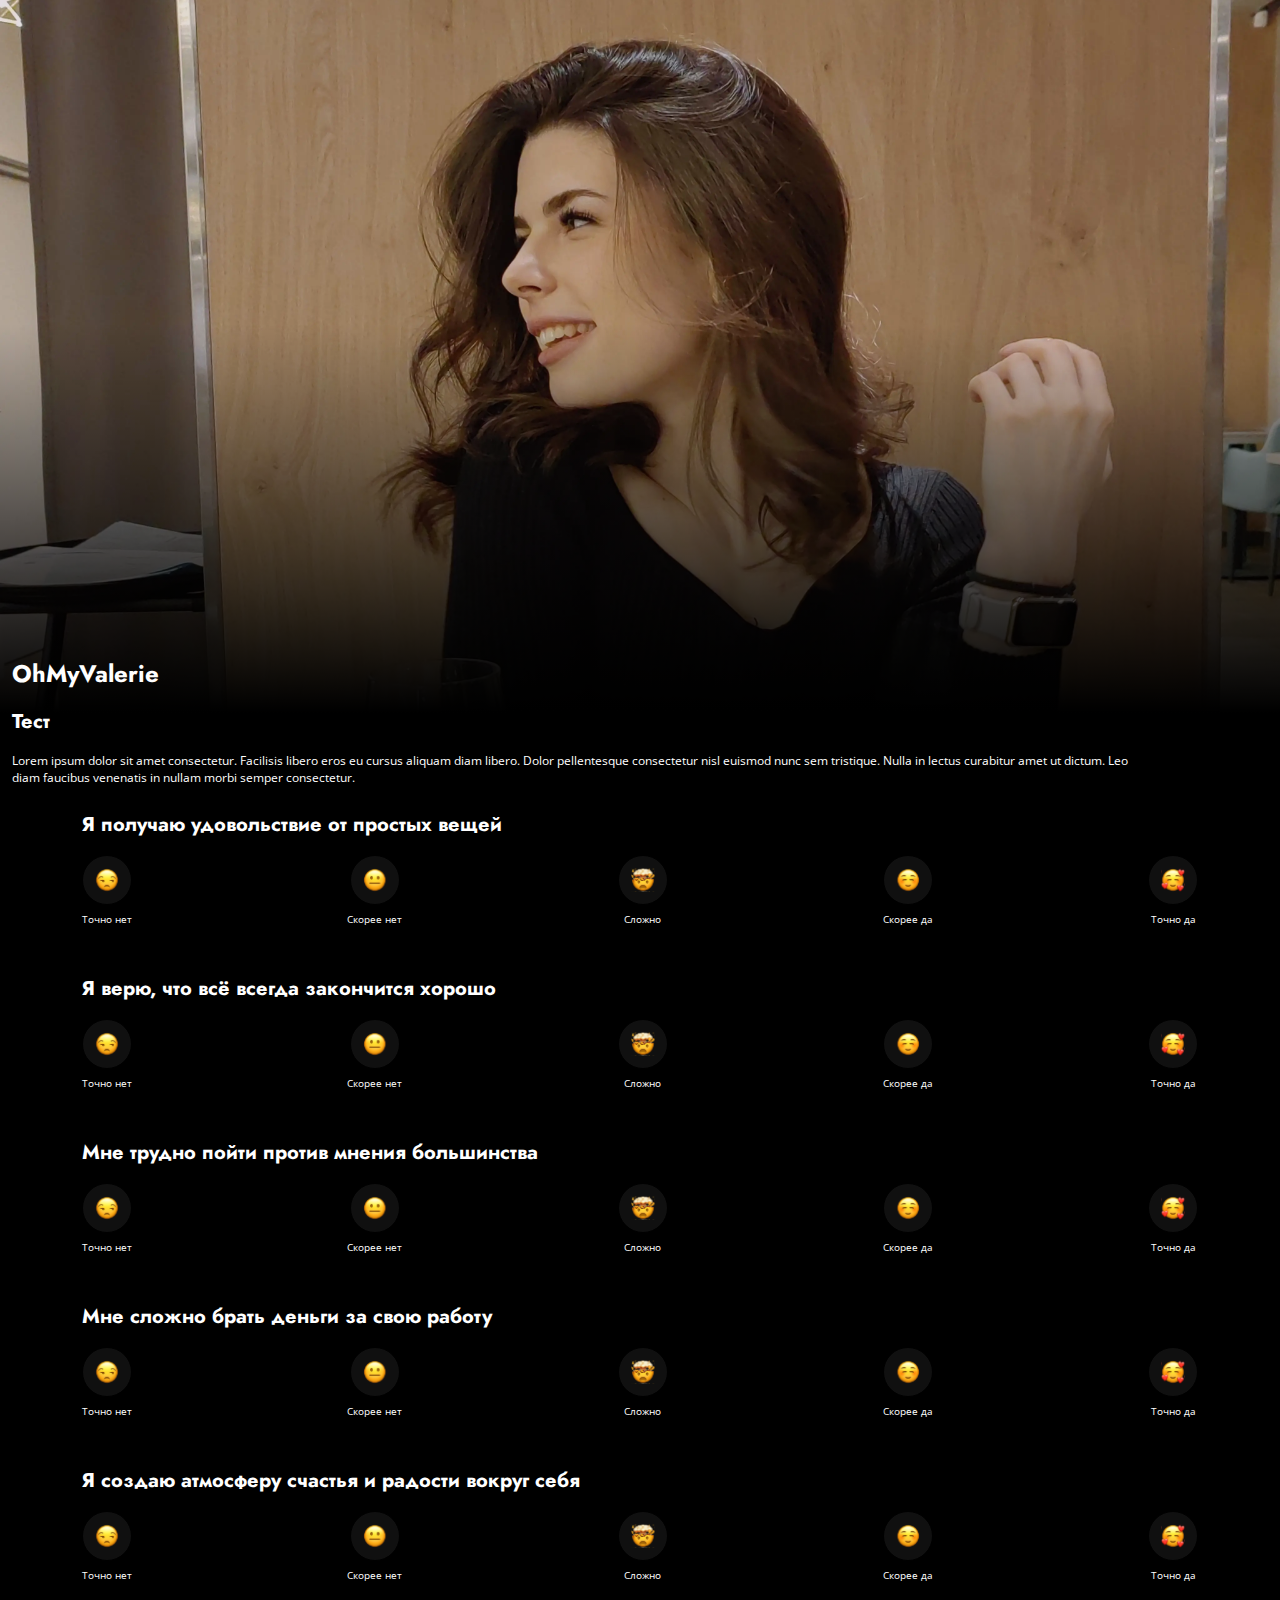
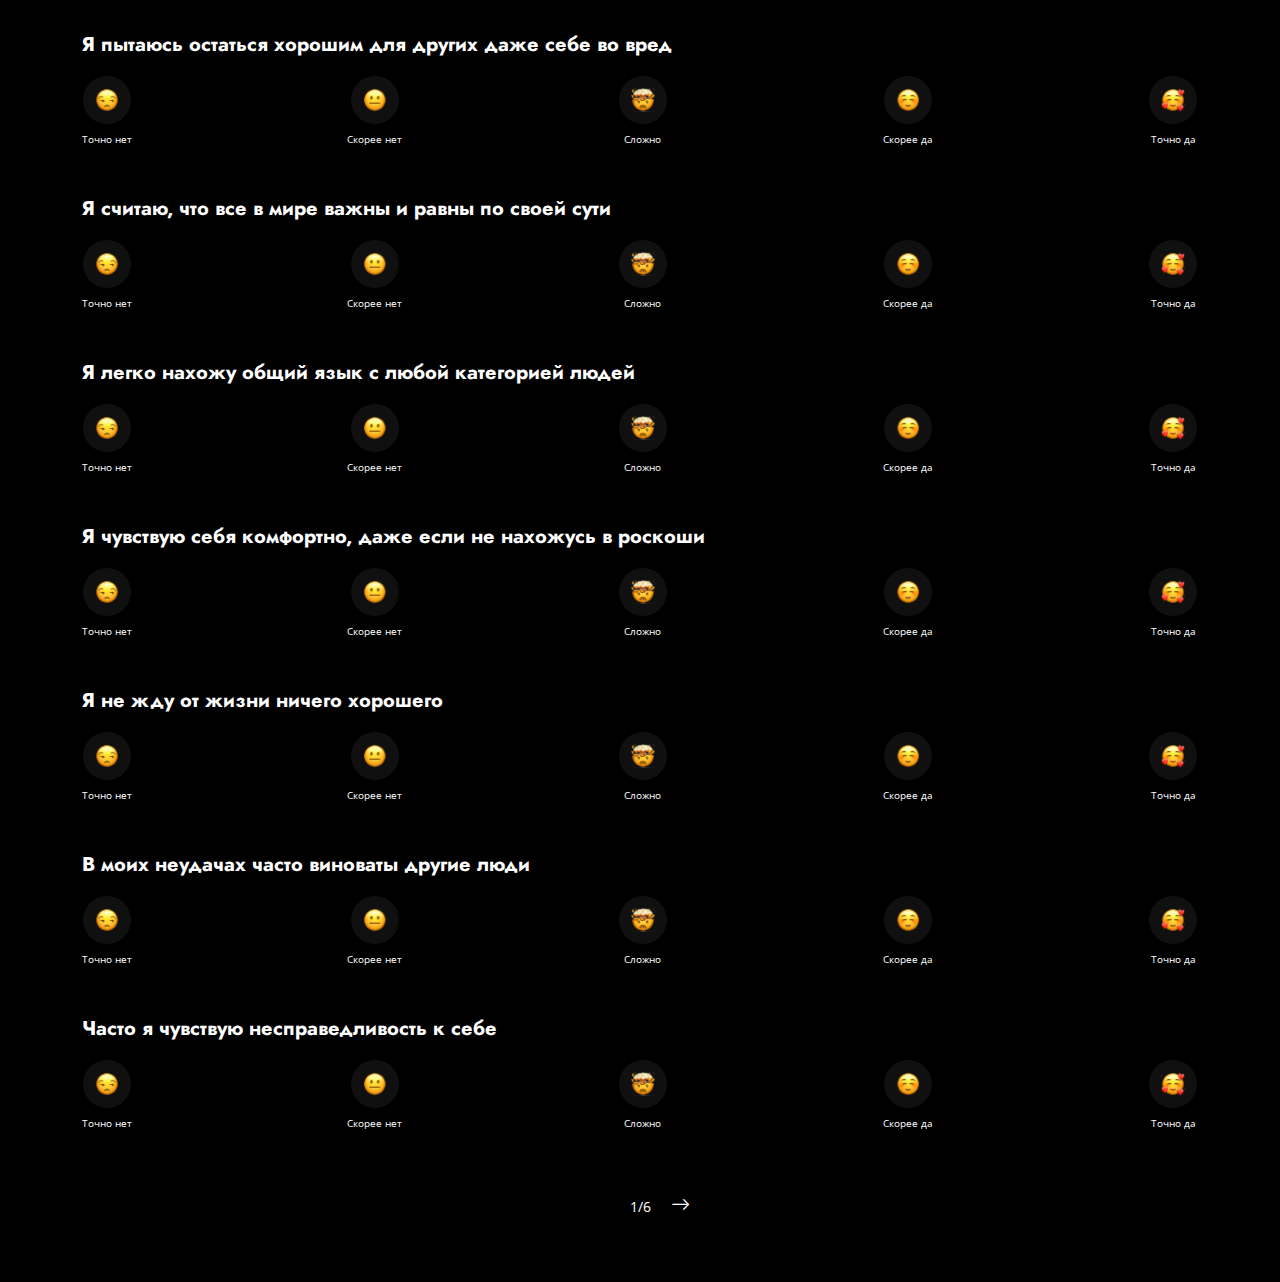
<file: index.html>
<!DOCTYPE html>

<html lang="en">
<head>
    <meta charset="utf-8"/>
    <meta content="width=device-width, user-scalable=no, initial-scale=1.0, maximum-scale=1.0, minimum-scale=1.0"
          name="viewport"/>
    <meta content="ie=edge" http-equiv="X-UA-Compatible"/>
    <title>TestWebApp</title>
    <link href="css/bootstrap-grid.css" rel="stylesheet"/>
    <link href="https://fonts.googleapis.com" rel="preconnect"/>
    <link crossorigin="" href="https://fonts.gstatic.com" rel="preconnect"/>
    <link href="https://fonts.googleapis.com/css2?family=Jost:ital,wght@0,100..900;1,100..900&amp;family=Open+Sans:ital,wght@0,300..800;1,300..800&amp;display=swap"
          rel="stylesheet"/>
    <link href="https://cdn.jsdelivr.net/npm/bootstrap-icons@1.11.3/font/bootstrap-icons.min.css" rel="stylesheet"/>
    <link href="css/style.css" rel="stylesheet"/>
    <script src="https://telegram.org/js/telegram-web-app.js"></script>
</head>
<body>
<main>
    <div class="page selected" id="page-1">
        <div class="main-banner">
            <div class="main-banner__image-filter"></div>
            <img alt="OhMyValerie" class="main-banner__image" src="images/main.webp"/>
            <div class="main-banner__info container">
                <div class="row main-banner__info-row">
                    <div class="col-12">
                        <h1 class="main-banner__heading">
                            OhMyValerie
                        </h1>
                    </div>
                    <div class="col-12">
                        <h2 class="main-banner__second-heading">
                            Тест
                        </h2>
                    </div>
                    <div class="col-12">
                        <p class="main-banner__text">
                            Lorem ipsum dolor sit amet consectetur. Facilisis libero eros eu cursus aliquam diam
                            libero. Dolor pellentesque consectetur nisl euismod nunc sem tristique. Nulla in lectus
                            curabitur amet ut dictum. Leo diam faucibus venenatis in nullam morbi semper
                            consectetur.
                        </p>
                    </div>
                </div>
            </div>
        </div>
        <div class="questions container">
            <div class="row questions__row">
                <article class="question col-12" id="simple_minded_1">
                    <h3 class="question__heading">
                        Я получаю удовольствие от простых вещей
                    </h3>
                    <div class="answers">
                        <div class="answer">
                            <label class="answer__label" for="simple_minded_1-1">
                                <input class="answer__radio" id="simple_minded_1-1" name="simple_minded_1"
                                       type="radio" value="-2"/>
                                <span class="answer__image-wrapper">
                                    <img alt="Точно нет" class="answer__image" src="images/emojis/emoji_1.svg"/>
                                </span>
                                <span class="answer__text">
                                    Точно нет
                                </span>
                            </label>
                        </div>
                        <div class="answer">
                            <label class="answer__label" for="simple_minded_1-2">
                                <input class="answer__radio" id="simple_minded_1-2" name="simple_minded_1"
                                       type="radio" value="-1"/>
                                <span class="answer__image-wrapper">
                                    <img alt="Точно нет" class="answer__image" src="images/emojis/emoji_2.svg"/>
                                </span>
                                <span class="answer__text">
                                    Скорее нет
                                </span>
                            </label>
                        </div>
                        <div class="answer">
                            <label class="answer__label" for="simple_minded_1-3">
                                <input class="answer__radio" id="simple_minded_1-3" name="simple_minded_1"
                                       type="radio" value="0"/>
                                <span class="answer__image-wrapper">
                                    <img alt="Точно нет" class="answer__image" src="images/emojis/emoji_3.svg"/>
                                </span>
                                <span class="answer__text">
                                    Сложно
                                </span>
                            </label>
                        </div>
                        <div class="answer">
                            <label class="answer__label" for="simple_minded_1-4">
                                <input class="answer__radio" id="simple_minded_1-4" name="simple_minded_1"
                                       type="radio" value="2"/>
                                <span class="answer__image-wrapper">
                                    <img alt="Точно нет" class="answer__image" src="images/emojis/emoji_4.svg"/>
                                </span>
                                <span class="answer__text">
                                    Скорее да
                                </span>
                            </label>
                        </div>
                        <div class="answer">
                            <label class="answer__label" for="simple_minded_1-5">
                                <input class="answer__radio" id="simple_minded_1-5" name="simple_minded_1"
                                       type="radio" value="3"/>
                                <span class="answer__image-wrapper">
                                    <img alt="Точно нет" class="answer__image" src="images/emojis/emoji_5.svg"/>
                                </span>
                                <span class="answer__text">
                                    Точно да
                                </span>
                            </label>
                        </div>
                    </div>
                </article>
                <article class="question col-12" id="simple_minded_2">
                    <h3 class="question__heading">
                        Я верю, что всё всегда закончится хорошо
                    </h3>
                    <div class="answers">
                        <div class="answer">
                            <label class="answer__label" for="simple_minded_2-1">
                                <input class="answer__radio" id="simple_minded_2-1" name="simple_minded_2"
                                       type="radio" value="-2"/>
                                <span class="answer__image-wrapper">
                                    <img alt="Точно нет" class="answer__image" src="images/emojis/emoji_1.svg"/>
                                </span>
                                <span class="answer__text">
                                    Точно нет
                                </span>
                            </label>
                        </div>
                        <div class="answer">
                            <label class="answer__label" for="simple_minded_2-2">
                                <input class="answer__radio" id="simple_minded_2-2" name="simple_minded_2"
                                       type="radio" value="-1"/>
                                <span class="answer__image-wrapper">
                                    <img alt="Точно нет" class="answer__image" src="images/emojis/emoji_2.svg"/>
                                </span>
                                <span class="answer__text">
                                    Скорее нет
                                </span>
                            </label>
                        </div>
                        <div class="answer">
                            <label class="answer__label" for="simple_minded_2-3">
                                <input class="answer__radio" id="simple_minded_2-3" name="simple_minded_2"
                                       type="radio" value="0"/>
                                <span class="answer__image-wrapper">
                                    <img alt="Точно нет" class="answer__image" src="images/emojis/emoji_3.svg"/>
                                </span>
                                <span class="answer__text">
                                    Сложно
                                </span>
                            </label>
                        </div>
                        <div class="answer">
                            <label class="answer__label" for="simple_minded_2-4">
                                <input class="answer__radio" id="simple_minded_2-4" name="simple_minded_2"
                                       type="radio" value="2"/>
                                <span class="answer__image-wrapper">
                                    <img alt="Точно нет" class="answer__image" src="images/emojis/emoji_4.svg"/>
                                </span>
                                <span class="answer__text">
                                    Скорее да
                                </span>
                            </label>
                        </div>
                        <div class="answer">
                            <label class="answer__label" for="simple_minded_2-5">
                                <input class="answer__radio" id="simple_minded_2-5" name="simple_minded_2"
                                       type="radio" value="3"/>
                                <span class="answer__image-wrapper">
                                    <img alt="Точно нет" class="answer__image" src="images/emojis/emoji_5.svg"/>
                                </span>
                                <span class="answer__text">
                                    Точно да
                                </span>
                            </label>
                        </div>
                    </div>
                </article>
                <article class="question col-12" id="simple_minded_3">
                    <h3 class="question__heading">
                        Мне трудно пойти против мнения большинства
                    </h3>
                    <div class="answers">
                        <div class="answer">
                            <label class="answer__label" for="simple_minded_3-1">
                                <input class="answer__radio" id="simple_minded_3-1" name="simple_minded_3"
                                       type="radio" value="3"/>
                                <span class="answer__image-wrapper">
                                    <img alt="Точно нет" class="answer__image" src="images/emojis/emoji_1.svg"/>
                                </span>
                                <span class="answer__text">
                                    Точно нет
                                </span>
                            </label>
                        </div>
                        <div class="answer">
                            <label class="answer__label" for="simple_minded_3-2">
                                <input class="answer__radio" id="simple_minded_3-2" name="simple_minded_3"
                                       type="radio" value="2"/>
                                <span class="answer__image-wrapper">
                                    <img alt="Точно нет" class="answer__image" src="images/emojis/emoji_2.svg"/>
                                </span>
                                <span class="answer__text">
                                    Скорее нет
                                </span>
                            </label>
                        </div>
                        <div class="answer">
                            <label class="answer__label" for="simple_minded_3-3">
                                <input class="answer__radio" id="simple_minded_3-3" name="simple_minded_3"
                                       type="radio" value="0"/>
                                <span class="answer__image-wrapper">
                                    <img alt="Точно нет" class="answer__image" src="images/emojis/emoji_3.svg"/>
                                </span>
                                <span class="answer__text">
                                    Сложно
                                </span>
                            </label>
                        </div>
                        <div class="answer">
                            <label class="answer__label" for="simple_minded_3-4">
                                <input class="answer__radio" id="simple_minded_3-4" name="simple_minded_3"
                                       type="radio" value="-1"/>
                                <span class="answer__image-wrapper">
                                    <img alt="Точно нет" class="answer__image" src="images/emojis/emoji_4.svg"/>
                                </span>
                                <span class="answer__text">
                                    Скорее да
                                </span>
                            </label>
                        </div>
                        <div class="answer">
                            <label class="answer__label" for="simple_minded_3-5">
                                <input class="answer__radio" id="simple_minded_3-5" name="simple_minded_3"
                                       type="radio" value="-2"/>
                                <span class="answer__image-wrapper">
                                    <img alt="Точно нет" class="answer__image" src="images/emojis/emoji_5.svg"/>
                                </span>
                                <span class="answer__text">
                                    Точно да
                                </span>
                            </label>
                        </div>
                    </div>
                </article>
                <article class="question col-12" id="simple_minded_4">
                    <h3 class="question__heading">
                        Мне сложно брать деньги за свою работу
                    </h3>
                    <div class="answers">
                        <div class="answer">
                            <label class="answer__label" for="simple_minded_4-1">
                                <input class="answer__radio" id="simple_minded_4-1" name="simple_minded_4"
                                       type="radio" value="3"/>
                                <span class="answer__image-wrapper">
                                    <img alt="Точно нет" class="answer__image" src="images/emojis/emoji_1.svg"/>
                                </span>
                                <span class="answer__text">
                                    Точно нет
                                </span>
                            </label>
                        </div>
                        <div class="answer">
                            <label class="answer__label" for="simple_minded_4-2">
                                <input class="answer__radio" id="simple_minded_4-2" name="simple_minded_4"
                                       type="radio" value="2"/>
                                <span class="answer__image-wrapper">
                                    <img alt="Точно нет" class="answer__image" src="images/emojis/emoji_2.svg"/>
                                </span>
                                <span class="answer__text">
                                    Скорее нет
                                </span>
                            </label>
                        </div>
                        <div class="answer">
                            <label class="answer__label" for="simple_minded_4-3">
                                <input class="answer__radio" id="simple_minded_4-3" name="simple_minded_4"
                                       type="radio" value="0"/>
                                <span class="answer__image-wrapper">
                                    <img alt="Точно нет" class="answer__image" src="images/emojis/emoji_3.svg"/>
                                </span>
                                <span class="answer__text">
                                    Сложно
                                </span>
                            </label>
                        </div>
                        <div class="answer">
                            <label class="answer__label" for="simple_minded_4-4">
                                <input class="answer__radio" id="simple_minded_4-4" name="simple_minded_4"
                                       type="radio" value="-1"/>
                                <span class="answer__image-wrapper">
                                    <img alt="Точно нет" class="answer__image" src="images/emojis/emoji_4.svg"/>
                                </span>
                                <span class="answer__text">
                                    Скорее да
                                </span>
                            </label>
                        </div>
                        <div class="answer">
                            <label class="answer__label" for="simple_minded_4-5">
                                <input class="answer__radio" id="simple_minded_4-5" name="simple_minded_4"
                                       type="radio" value="-2"/>
                                <span class="answer__image-wrapper">
                                    <img alt="Точно нет" class="answer__image" src="images/emojis/emoji_5.svg"/>
                                </span>
                                <span class="answer__text">
                                    Точно да
                                </span>
                            </label>
                        </div>
                    </div>
                </article>
                <article class="question col-12" id="simple_minded_5">
                    <h3 class="question__heading">
                        Я создаю атмосферу счастья и радости вокруг себя
                    </h3>
                    <div class="answers">
                        <div class="answer">
                            <label class="answer__label" for="simple_minded_5-1">
                                <input class="answer__radio" id="simple_minded_5-1" name="simple_minded_5"
                                       type="radio" value="-2"/>
                                <span class="answer__image-wrapper">
                                    <img alt="Точно нет" class="answer__image" src="images/emojis/emoji_1.svg"/>
                                </span>
                                <span class="answer__text">
                                    Точно нет
                                </span>
                            </label>
                        </div>
                        <div class="answer">
                            <label class="answer__label" for="simple_minded_5-2">
                                <input class="answer__radio" id="simple_minded_5-2" name="simple_minded_5"
                                       type="radio" value="-1"/>
                                <span class="answer__image-wrapper">
                                    <img alt="Точно нет" class="answer__image" src="images/emojis/emoji_2.svg"/>
                                </span>
                                <span class="answer__text">
                                    Скорее нет
                                </span>
                            </label>
                        </div>
                        <div class="answer">
                            <label class="answer__label" for="simple_minded_5-3">
                                <input class="answer__radio" id="simple_minded_5-3" name="simple_minded_5"
                                       type="radio" value="0"/>
                                <span class="answer__image-wrapper">
                                    <img alt="Точно нет" class="answer__image" src="images/emojis/emoji_3.svg"/>
                                </span>
                                <span class="answer__text">
                                    Сложно
                                </span>
                            </label>
                        </div>
                        <div class="answer">
                            <label class="answer__label" for="simple_minded_5-4">
                                <input class="answer__radio" id="simple_minded_5-4" name="simple_minded_5"
                                       type="radio" value="2"/>
                                <span class="answer__image-wrapper">
                                    <img alt="Точно нет" class="answer__image" src="images/emojis/emoji_4.svg"/>
                                </span>
                                <span class="answer__text">
                                    Скорее да
                                </span>
                            </label>
                        </div>
                        <div class="answer">
                            <label class="answer__label" for="simple_minded_5-5">
                                <input class="answer__radio" id="simple_minded_5-5" name="simple_minded_5"
                                       type="radio" value="3"/>
                                <span class="answer__image-wrapper">
                                    <img alt="Точно нет" class="answer__image" src="images/emojis/emoji_5.svg"/>
                                </span>
                                <span class="answer__text">
                                    Точно да
                                </span>
                            </label>
                        </div>
                    </div>
                </article>
                <article class="question col-12" id="simple_minded_6">
                    <h3 class="question__heading">
                        Я пытаюсь остаться хорошим для других даже себе во вред
                    </h3>
                    <div class="answers">
                        <div class="answer">
                            <label class="answer__label" for="simple_minded_6-1">
                                <input class="answer__radio" id="simple_minded_6-1" name="simple_minded_6"
                                       type="radio" value="3"/>
                                <span class="answer__image-wrapper">
                                    <img alt="Точно нет" class="answer__image" src="images/emojis/emoji_1.svg"/>
                                </span>
                                <span class="answer__text">
                                    Точно нет
                                </span>
                            </label>
                        </div>
                        <div class="answer">
                            <label class="answer__label" for="simple_minded_6-2">
                                <input class="answer__radio" id="simple_minded_6-2" name="simple_minded_6"
                                       type="radio" value="2"/>
                                <span class="answer__image-wrapper">
                                    <img alt="Точно нет" class="answer__image" src="images/emojis/emoji_2.svg"/>
                                </span>
                                <span class="answer__text">
                                    Скорее нет
                                </span>
                            </label>
                        </div>
                        <div class="answer">
                            <label class="answer__label" for="simple_minded_6-3">
                                <input class="answer__radio" id="simple_minded_6-3" name="simple_minded_6"
                                       type="radio" value="0"/>
                                <span class="answer__image-wrapper">
                                    <img alt="Точно нет" class="answer__image" src="images/emojis/emoji_3.svg"/>
                                </span>
                                <span class="answer__text">
                                    Сложно
                                </span>
                            </label>
                        </div>
                        <div class="answer">
                            <label class="answer__label" for="simple_minded_6-4">
                                <input class="answer__radio" id="simple_minded_6-4" name="simple_minded_6"
                                       type="radio" value="-1"/>
                                <span class="answer__image-wrapper">
                                    <img alt="Точно нет" class="answer__image" src="images/emojis/emoji_4.svg"/>
                                </span>
                                <span class="answer__text">
                                    Скорее да
                                </span>
                            </label>
                        </div>
                        <div class="answer">
                            <label class="answer__label" for="simple_minded_6-5">
                                <input class="answer__radio" id="simple_minded_6-5" name="simple_minded_6"
                                       type="radio" value="-2"/>
                                <span class="answer__image-wrapper">
                                    <img alt="Точно нет" class="answer__image" src="images/emojis/emoji_5.svg"/>
                                </span>
                                <span class="answer__text">
                                    Точно да
                                </span>
                            </label>
                        </div>
                    </div>
                </article>
                <article class="question col-12" id="nice_guy_1">
                    <h3 class="question__heading">
                        Я считаю, что все в мире важны и равны по своей сути
                    </h3>
                    <div class="answers">
                        <div class="answer">
                            <label class="answer__label" for="nice_guy_1-1">
                                <input class="answer__radio" id="nice_guy_1-1" name="nice_guy_1" type="radio"
                                       value="-2"/>
                                <span class="answer__image-wrapper">
                                    <img alt="Точно нет" class="answer__image" src="images/emojis/emoji_1.svg"/>
                                </span>
                                <span class="answer__text">
                                    Точно нет
                                </span>
                            </label>
                        </div>
                        <div class="answer">
                            <label class="answer__label" for="nice_guy_1-2">
                                <input class="answer__radio" id="nice_guy_1-2" name="nice_guy_1" type="radio"
                                       value="-1"/>
                                <span class="answer__image-wrapper">
                                    <img alt="Точно нет" class="answer__image" src="images/emojis/emoji_2.svg"/>
                                </span>
                                <span class="answer__text">
                                    Скорее нет
                                </span>
                            </label>
                        </div>
                        <div class="answer">
                            <label class="answer__label" for="nice_guy_1-3">
                                <input class="answer__radio" id="nice_guy_1-3" name="nice_guy_1" type="radio"
                                       value="0"/>
                                <span class="answer__image-wrapper">
                                    <img alt="Точно нет" class="answer__image" src="images/emojis/emoji_3.svg"/>
                                </span>
                                <span class="answer__text">
                                    Сложно
                                </span>
                            </label>
                        </div>
                        <div class="answer">
                            <label class="answer__label" for="nice_guy_1-4">
                                <input class="answer__radio" id="nice_guy_1-4" name="nice_guy_1" type="radio"
                                       value="2"/>
                                <span class="answer__image-wrapper">
                                    <img alt="Точно нет" class="answer__image" src="images/emojis/emoji_4.svg"/>
                                </span>
                                <span class="answer__text">
                                    Скорее да
                                </span>
                            </label>
                        </div>
                        <div class="answer">
                            <label class="answer__label" for="nice_guy_1-5">
                                <input class="answer__radio" id="nice_guy_1-5" name="nice_guy_1" type="radio"
                                       value="3"/>
                                <span class="answer__image-wrapper">
                                    <img alt="Точно нет" class="answer__image" src="images/emojis/emoji_5.svg"/>
                                </span>
                                <span class="answer__text">
                                    Точно да
                                </span>
                            </label>
                        </div>
                    </div>
                </article>
                <article class="question col-12" id="nice_guy_2">
                    <h3 class="question__heading">
                        Я легко нахожу общий язык с любой категорией людей
                    </h3>
                    <div class="answers">
                        <div class="answer">
                            <label class="answer__label" for="nice_guy_2-1">
                                <input class="answer__radio" id="nice_guy_2-1" name="nice_guy_2" type="radio"
                                       value="-2"/>
                                <span class="answer__image-wrapper">
                                    <img alt="Точно нет" class="answer__image" src="images/emojis/emoji_1.svg"/>
                                </span>
                                <span class="answer__text">
                                    Точно нет
                                </span>
                            </label>
                        </div>
                        <div class="answer">
                            <label class="answer__label" for="nice_guy_2-2">
                                <input class="answer__radio" id="nice_guy_2-2" name="nice_guy_2" type="radio"
                                       value="-1"/>
                                <span class="answer__image-wrapper">
                                    <img alt="Точно нет" class="answer__image" src="images/emojis/emoji_2.svg"/>
                                </span>
                                <span class="answer__text">
                                    Скорее нет
                                </span>
                            </label>
                        </div>
                        <div class="answer">
                            <label class="answer__label" for="nice_guy_2-3">
                                <input class="answer__radio" id="nice_guy_2-3" name="nice_guy_2" type="radio"
                                       value="0"/>
                                <span class="answer__image-wrapper">
                                    <img alt="Точно нет" class="answer__image" src="images/emojis/emoji_3.svg"/>
                                </span>
                                <span class="answer__text">
                                    Сложно
                                </span>
                            </label>
                        </div>
                        <div class="answer">
                            <label class="answer__label" for="nice_guy_2-4">
                                <input class="answer__radio" id="nice_guy_2-4" name="nice_guy_2" type="radio"
                                       value="2"/>
                                <span class="answer__image-wrapper">
                                    <img alt="Точно нет" class="answer__image" src="images/emojis/emoji_4.svg"/>
                                </span>
                                <span class="answer__text">
                                    Скорее да
                                </span>
                            </label>
                        </div>
                        <div class="answer">
                            <label class="answer__label" for="nice_guy_1-5">
                                <input class="answer__radio" id="nice_guy_2-5" name="nice_guy_2" type="radio"
                                       value="3"/>
                                <span class="answer__image-wrapper">
                                    <img alt="Точно нет" class="answer__image" src="images/emojis/emoji_5.svg"/>
                                </span>
                                <span class="answer__text">
                                    Точно да
                                </span>
                            </label>
                        </div>
                    </div>
                </article>
                <article class="question col-12" id="nice_guy_3">
                    <h3 class="question__heading">
                        Я чувствую себя комфортно, даже если не нахожусь в роскоши
                    </h3>
                    <div class="answers">
                        <div class="answer">
                            <label class="answer__label" for="nice_guy_3-1">
                                <input class="answer__radio" id="nice_guy_3-1" name="nice_guy_3" type="radio"
                                       value="-2"/>
                                <span class="answer__image-wrapper">
                                    <img alt="Точно нет" class="answer__image" src="images/emojis/emoji_1.svg"/>
                                </span>
                                <span class="answer__text">
                                    Точно нет
                                </span>
                            </label>
                        </div>
                        <div class="answer">
                            <label class="answer__label" for="nice_guy_3-2">
                                <input class="answer__radio" id="nice_guy_3-2" name="nice_guy_3" type="radio"
                                       value="-1"/>
                                <span class="answer__image-wrapper">
                                    <img alt="Точно нет" class="answer__image" src="images/emojis/emoji_2.svg"/>
                                </span>
                                <span class="answer__text">
                                    Скорее нет
                                </span>
                            </label>
                        </div>
                        <div class="answer">
                            <label class="answer__label" for="nice_guy_3-3">
                                <input class="answer__radio" id="nice_guy_3-3" name="nice_guy_3" type="radio"
                                       value="0"/>
                                <span class="answer__image-wrapper">
                                    <img alt="Точно нет" class="answer__image" src="images/emojis/emoji_3.svg"/>
                                </span>
                                <span class="answer__text">
                                    Сложно
                                </span>
                            </label>
                        </div>
                        <div class="answer">
                            <label class="answer__label" for="nice_guy_3-4">
                                <input class="answer__radio" id="nice_guy_3-4" name="nice_guy_3" type="radio"
                                       value="2"/>
                                <span class="answer__image-wrapper">
                                    <img alt="Точно нет" class="answer__image" src="images/emojis/emoji_4.svg"/>
                                </span>
                                <span class="answer__text">
                                    Скорее да
                                </span>
                            </label>
                        </div>
                        <div class="answer">
                            <label class="answer__label" for="nice_guy_3-5">
                                <input class="answer__radio" id="nice_guy_3-5" name="nice_guy_3" type="radio"
                                       value="3"/>
                                <span class="answer__image-wrapper">
                                    <img alt="Точно нет" class="answer__image" src="images/emojis/emoji_5.svg"/>
                                </span>
                                <span class="answer__text">
                                    Точно да
                                </span>
                            </label>
                        </div>
                    </div>
                </article>
                <article class="question col-12" id="nice_guy_4">
                    <h3 class="question__heading">
                        Я не жду от жизни ничего хорошего
                    </h3>
                    <div class="answers">
                        <div class="answer">
                            <label class="answer__label" for="nice_guy_4-1">
                                <input class="answer__radio" id="nice_guy_4-1" name="nice_guy_4" type="radio"
                                       value="3"/>
                                <span class="answer__image-wrapper">
                                    <img alt="Точно нет" class="answer__image" src="images/emojis/emoji_1.svg"/>
                                </span>
                                <span class="answer__text">
                                    Точно нет
                                </span>
                            </label>
                        </div>
                        <div class="answer">
                            <label class="answer__label" for="nice_guy_4-2">
                                <input class="answer__radio" id="nice_guy_4-2" name="nice_guy_4" type="radio"
                                       value="2"/>
                                <span class="answer__image-wrapper">
                                    <img alt="Точно нет" class="answer__image" src="images/emojis/emoji_2.svg"/>
                                </span>
                                <span class="answer__text">
                                    Скорее нет
                                </span>
                            </label>
                        </div>
                        <div class="answer">
                            <label class="answer__label" for="nice_guy_4-3">
                                <input class="answer__radio" id="nice_guy_4-3" name="nice_guy_4" type="radio"
                                       value="0"/>
                                <span class="answer__image-wrapper">
                                    <img alt="Точно нет" class="answer__image" src="images/emojis/emoji_3.svg"/>
                                </span>
                                <span class="answer__text">
                                    Сложно
                                </span>
                            </label>
                        </div>
                        <div class="answer">
                            <label class="answer__label" for="nice_guy_4-4">
                                <input class="answer__radio" id="nice_guy_4-4" name="nice_guy_4" type="radio"
                                       value="-1"/>
                                <span class="answer__image-wrapper">
                                    <img alt="Точно нет" class="answer__image" src="images/emojis/emoji_4.svg"/>
                                </span>
                                <span class="answer__text">
                                    Скорее да
                                </span>
                            </label>
                        </div>
                        <div class="answer">
                            <label class="answer__label" for="nice_guy_4-5">
                                <input class="answer__radio" id="nice_guy_4-5" name="nice_guy_4" type="radio"
                                       value="-2"/>
                                <span class="answer__image-wrapper">
                                    <img alt="Точно нет" class="answer__image" src="images/emojis/emoji_5.svg"/>
                                </span>
                                <span class="answer__text">
                                    Точно да
                                </span>
                            </label>
                        </div>
                    </div>
                </article>
                <article class="question col-12" id="nice_guy_5">
                    <h3 class="question__heading">
                        В моих неудачах часто виноваты другие люди
                    </h3>
                    <div class="answers">
                        <div class="answer">
                            <label class="answer__label" for="nice_guy_5-1">
                                <input class="answer__radio" id="nice_guy_5-1" name="nice_guy_5" type="radio"
                                       value="3"/>
                                <span class="answer__image-wrapper">
                                    <img alt="Точно нет" class="answer__image" src="images/emojis/emoji_1.svg"/>
                                </span>
                                <span class="answer__text">
                                    Точно нет
                                </span>
                            </label>
                        </div>
                        <div class="answer">
                            <label class="answer__label" for="nice_guy_5-2">
                                <input class="answer__radio" id="nice_guy_5-2" name="nice_guy_5" type="radio"
                                       value="2"/>
                                <span class="answer__image-wrapper">
                                    <img alt="Точно нет" class="answer__image" src="images/emojis/emoji_2.svg"/>
                                </span>
                                <span class="answer__text">
                                    Скорее нет
                                </span>
                            </label>
                        </div>
                        <div class="answer">
                            <label class="answer__label" for="nice_guy_5-3">
                                <input class="answer__radio" id="nice_guy_5-3" name="nice_guy_5" type="radio"
                                       value="0"/>
                                <span class="answer__image-wrapper">
                                    <img alt="Точно нет" class="answer__image" src="images/emojis/emoji_3.svg"/>
                                </span>
                                <span class="answer__text">
                                    Сложно
                                </span>
                            </label>
                        </div>
                        <div class="answer">
                            <label class="answer__label" for="nice_guy_5-4">
                                <input class="answer__radio" id="nice_guy_5-4" name="nice_guy_5" type="radio"
                                       value="-1"/>
                                <span class="answer__image-wrapper">
                                    <img alt="Точно нет" class="answer__image" src="images/emojis/emoji_4.svg"/>
                                </span>
                                <span class="answer__text">
                                    Скорее да
                                </span>
                            </label>
                        </div>
                        <div class="answer">
                            <label class="answer__label" for="nice_guy_5-5">
                                <input class="answer__radio" id="nice_guy_5-5" name="nice_guy_5" type="radio"
                                       value="-2"/>
                                <span class="answer__image-wrapper">
                                    <img alt="Точно нет" class="answer__image" src="images/emojis/emoji_5.svg"/>
                                </span>
                                <span class="answer__text">
                                    Точно да
                                </span>
                            </label>
                        </div>
                    </div>
                </article>
                <article class="question col-12" id="nice_guy_6">
                    <h3 class="question__heading">
                        Часто я чувствую несправедливость к себе
                    </h3>
                    <div class="answers">
                        <div class="answer">
                            <label class="answer__label" for="nice_guy_6-1">
                                <input class="answer__radio" id="nice_guy_6-1" name="nice_guy_6" type="radio"
                                       value="3"/>
                                <span class="answer__image-wrapper">
                                    <img alt="Точно нет" class="answer__image" src="images/emojis/emoji_1.svg"/>
                                </span>
                                <span class="answer__text">
                                    Точно нет
                                </span>
                            </label>
                        </div>
                        <div class="answer">
                            <label class="answer__label" for="nice_guy_6-2">
                                <input class="answer__radio" id="nice_guy_6-2" name="nice_guy_6" type="radio"
                                       value="2"/>
                                <span class="answer__image-wrapper">
                                    <img alt="Точно нет" class="answer__image" src="images/emojis/emoji_2.svg"/>
                                </span>
                                <span class="answer__text">
                                    Скорее нет
                                </span>
                            </label>
                        </div>
                        <div class="answer">
                            <label class="answer__label" for="nice_guy_6-3">
                                <input class="answer__radio" id="nice_guy_6-3" name="nice_guy_6" type="radio"
                                       value="0"/>
                                <span class="answer__image-wrapper">
                                    <img alt="Точно нет" class="answer__image" src="images/emojis/emoji_3.svg"/>
                                </span>
                                <span class="answer__text">
                                    Сложно
                                </span>
                            </label>
                        </div>
                        <div class="answer">
                            <label class="answer__label" for="nice_guy_6-4">
                                <input class="answer__radio" id="nice_guy_6-4" name="nice_guy_6" type="radio"
                                       value="-1"/>
                                <span class="answer__image-wrapper">
                                    <img alt="Точно нет" class="answer__image" src="images/emojis/emoji_4.svg"/>
                                </span>
                                <span class="answer__text">
                                    Скорее да
                                </span>
                            </label>
                        </div>
                        <div class="answer">
                            <label class="answer__label" for="nice_guy_6-5">
                                <input class="answer__radio" id="nice_guy_6-5" name="nice_guy_6" type="radio"
                                       value="-2"/>
                                <span class="answer__image-wrapper">
                                    <img alt="Точно нет" class="answer__image" src="images/emojis/emoji_5.svg"/>
                                </span>
                                <span class="answer__text">
                                    Точно да
                                </span>
                            </label>
                        </div>
                    </div>
                </article>
            </div>
        </div>
        <div class="pagination container" id="page-pagination-1">
            <div class="row justify-content-center">
                <div class="pagination__wrapper col-12">
                    <div class="pagination__left">
                    </div>
                    <div class="pagination__center">
                        <p class="pagination__number">1/6</p>
                    </div>
                    <div class="pagination__right">
                        <button class="pagination__button">
                            <i class="bi bi-arrow-right"></i>
                        </button>
                    </div>
                </div>
            </div>
        </div>
    </div>
    <div class="page" id="page-2">
        <div class="container logo">
            <h1 class="logo__heading">
                OhMyValerie
            </h1>
        </div>
        <div class="questions container">
            <div class="row questions__row">
                <article class="question col-12" id="warrior_1">
                    <h3 class="question__heading">
                        Мне важно выйти правым в спорах
                    </h3>
                    <div class="answers">
                        <div class="answer">
                            <label class="answer__label" for="warrior_1-1">
                                <input class="answer__radio" id="warrior_1-1" name="warrior_1" type="radio"
                                       value="3"/>
                                <span class="answer__image-wrapper">
                                    <img alt="Точно нет" class="answer__image" src="images/emojis/emoji_1.svg"/>
                                </span>
                                <span class="answer__text">
                                    Точно нет
                                </span>
                            </label>
                        </div>
                        <div class="answer">
                            <label class="answer__label" for="warrior_1-2">
                                <input class="answer__radio" id="warrior_1-2" name="warrior_1" type="radio"
                                       value="2"/>
                                <span class="answer__image-wrapper">
                                    <img alt="Точно нет" class="answer__image" src="images/emojis/emoji_2.svg"/>
                                </span>
                                <span class="answer__text">
                                    Скорее нет
                                </span>
                            </label>
                        </div>
                        <div class="answer">
                            <label class="answer__label" for="warrior_1-3">
                                <input class="answer__radio" id="warrior_1-3" name="warrior_1" type="radio"
                                       value="0"/>
                                <span class="answer__image-wrapper">
                                    <img alt="Точно нет" class="answer__image" src="images/emojis/emoji_3.svg"/>
                                </span>
                                <span class="answer__text">
                                    Сложно
                                </span>
                            </label>
                        </div>
                        <div class="answer">
                            <label class="answer__label" for="warrior_1-4">
                                <input class="answer__radio" id="warrior_1-4" name="warrior_1" type="radio"
                                       value="-1"/>
                                <span class="answer__image-wrapper">
                                    <img alt="Точно нет" class="answer__image" src="images/emojis/emoji_4.svg"/>
                                </span>
                                <span class="answer__text">
                                    Скорее да
                                </span>
                            </label>
                        </div>
                        <div class="answer">
                            <label class="answer__label" for="warrior_1-5">
                                <input class="answer__radio" id="warrior_1-5" name="warrior_1" type="radio"
                                       value="-2"/>
                                <span class="answer__image-wrapper">
                                    <img alt="Точно нет" class="answer__image" src="images/emojis/emoji_5.svg"/>
                                </span>
                                <span class="answer__text">
                                    Точно да
                                </span>
                            </label>
                        </div>
                    </div>
                </article>
                <article class="question col-12" id="warrior_2">
                    <h3 class="question__heading">
                        Мне важно быть лидером в том, что я делаю
                    </h3>
                    <div class="answers">
                        <div class="answer">
                            <label class="answer__label" for="warrior_2-1">
                                <input class="answer__radio" id="warrior_2-1" name="warrior_2" type="radio"
                                       value="-2"/>
                                <span class="answer__image-wrapper">
                                    <img alt="Точно нет" class="answer__image" src="images/emojis/emoji_1.svg"/>
                                </span>
                                <span class="answer__text">
                                    Точно нет
                                </span>
                            </label>
                        </div>
                        <div class="answer">
                            <label class="answer__label" for="warrior_2-2">
                                <input class="answer__radio" id="warrior_2-2" name="warrior_2" type="radio"
                                       value="-1"/>
                                <span class="answer__image-wrapper">
                                    <img alt="Точно нет" class="answer__image" src="images/emojis/emoji_2.svg"/>
                                </span>
                                <span class="answer__text">
                                    Скорее нет
                                </span>
                            </label>
                        </div>
                        <div class="answer">
                            <label class="answer__label" for="warrior_2-3">
                                <input class="answer__radio" id="warrior_2-3" name="warrior_2" type="radio"
                                       value="0"/>
                                <span class="answer__image-wrapper">
                                    <img alt="Точно нет" class="answer__image" src="images/emojis/emoji_3.svg"/>
                                </span>
                                <span class="answer__text">
                                    Сложно
                                </span>
                            </label>
                        </div>
                        <div class="answer">
                            <label class="answer__label" for="warrior_2-4">
                                <input class="answer__radio" id="warrior_2-4" name="warrior_2" type="radio"
                                       value="2"/>
                                <span class="answer__image-wrapper">
                                    <img alt="Точно нет" class="answer__image" src="images/emojis/emoji_4.svg"/>
                                </span>
                                <span class="answer__text">
                                    Скорее да
                                </span>
                            </label>
                        </div>
                        <div class="answer">
                            <label class="answer__label" for="warrior_2-5">
                                <input class="answer__radio" id="warrior_2-5" name="warrior_2" type="radio"
                                       value="3"/>
                                <span class="answer__image-wrapper">
                                    <img alt="Точно нет" class="answer__image" src="images/emojis/emoji_5.svg"/>
                                </span>
                                <span class="answer__text">
                                    Точно да
                                </span>
                            </label>
                        </div>
                    </div>
                </article>
                <article class="question col-12" id="warrior_3">
                    <h3 class="question__heading">
                        Я дисциплинированный, мотивированный человек
                    </h3>
                    <div class="answers">
                        <div class="answer">
                            <label class="answer__label" for="warrior_3-1">
                                <input class="answer__radio" id="warrior_3-1" name="warrior_3" type="radio"
                                       value="-2"/>
                                <span class="answer__image-wrapper">
                                    <img alt="Точно нет" class="answer__image" src="images/emojis/emoji_1.svg"/>
                                </span>
                                <span class="answer__text">
                                    Точно нет
                                </span>
                            </label>
                        </div>
                        <div class="answer">
                            <label class="answer__label" for="warrior_3-2">
                                <input class="answer__radio" id="warrior_3-2" name="warrior_3" type="radio"
                                       value="-1"/>
                                <span class="answer__image-wrapper">
                                    <img alt="Точно нет" class="answer__image" src="images/emojis/emoji_2.svg"/>
                                </span>
                                <span class="answer__text">
                                    Скорее нет
                                </span>
                            </label>
                        </div>
                        <div class="answer">
                            <label class="answer__label" for="warrior_3-3">
                                <input class="answer__radio" id="warrior_3-3" name="warrior_3" type="radio"
                                       value="0"/>
                                <span class="answer__image-wrapper">
                                    <img alt="Точно нет" class="answer__image" src="images/emojis/emoji_3.svg"/>
                                </span>
                                <span class="answer__text">
                                    Сложно
                                </span>
                            </label>
                        </div>
                        <div class="answer">
                            <label class="answer__label" for="warrior_3-4">
                                <input class="answer__radio" id="warrior_3-4" name="warrior_3" type="radio"
                                       value="2"/>
                                <span class="answer__image-wrapper">
                                    <img alt="Точно нет" class="answer__image" src="images/emojis/emoji_4.svg"/>
                                </span>
                                <span class="answer__text">
                                    Скорее да
                                </span>
                            </label>
                        </div>
                        <div class="answer">
                            <label class="answer__label" for="warrior_3-5">
                                <input class="answer__radio" id="warrior_3-5" name="warrior_3" type="radio"
                                       value="3"/>
                                <span class="answer__image-wrapper">
                                    <img alt="Точно нет" class="answer__image" src="images/emojis/emoji_5.svg"/>
                                </span>
                                <span class="answer__text">
                                    Точно да
                                </span>
                            </label>
                        </div>
                    </div>
                </article>
                <article class="question col-12" id="warrior_4">
                    <h3 class="question__heading">
                        Я хочу своими действиями сделать мир лучше
                    </h3>
                    <div class="answers">
                        <div class="answer">
                            <label class="answer__label" for="warrior_4-1">
                                <input class="answer__radio" id="warrior_4-1" name="warrior_4" type="radio"
                                       value="-2"/>
                                <span class="answer__image-wrapper">
                                    <img alt="Точно нет" class="answer__image" src="images/emojis/emoji_1.svg"/>
                                </span>
                                <span class="answer__text">
                                    Точно нет
                                </span>
                            </label>
                        </div>
                        <div class="answer">
                            <label class="answer__label" for="warrior_4-2">
                                <input class="answer__radio" id="warrior_4-2" name="warrior_4" type="radio"
                                       value="-1"/>
                                <span class="answer__image-wrapper">
                                    <img alt="Точно нет" class="answer__image" src="images/emojis/emoji_2.svg"/>
                                </span>
                                <span class="answer__text">
                                    Скорее нет
                                </span>
                            </label>
                        </div>
                        <div class="answer">
                            <label class="answer__label" for="warrior_4-3">
                                <input class="answer__radio" id="warrior_4-3" name="warrior_4" type="radio"
                                       value="0"/>
                                <span class="answer__image-wrapper">
                                    <img alt="Точно нет" class="answer__image" src="images/emojis/emoji_3.svg"/>
                                </span>
                                <span class="answer__text">
                                    Сложно
                                </span>
                            </label>
                        </div>
                        <div class="answer">
                            <label class="answer__label" for="warrior_4-4">
                                <input class="answer__radio" id="warrior_4-4" name="warrior_4" type="radio"
                                       value="2"/>
                                <span class="answer__image-wrapper">
                                    <img alt="Точно нет" class="answer__image" src="images/emojis/emoji_4.svg"/>
                                </span>
                                <span class="answer__text">
                                    Скорее да
                                </span>
                            </label>
                        </div>
                        <div class="answer">
                            <label class="answer__label" for="warrior_4-5">
                                <input class="answer__radio" id="warrior_4-5" name="warrior_4" type="radio"
                                       value="3"/>
                                <span class="answer__image-wrapper">
                                    <img alt="Точно нет" class="answer__image" src="images/emojis/emoji_5.svg"/>
                                </span>
                                <span class="answer__text">
                                    Точно да
                                </span>
                            </label>
                        </div>
                    </div>
                </article>
                <article class="question col-12" id="warrior_5">
                    <h3 class="question__heading">
                        Я боюсь быть слабым и уязвимым в глазах других
                    </h3>
                    <div class="answers">
                        <div class="answer">
                            <label class="answer__label" for="warrior_5-1">
                                <input class="answer__radio" id="warrior_5-1" name="warrior_5" type="radio"
                                       value="3"/>
                                <span class="answer__image-wrapper">
                                    <img alt="Точно нет" class="answer__image" src="images/emojis/emoji_1.svg"/>
                                </span>
                                <span class="answer__text">
                                    Точно нет
                                </span>
                            </label>
                        </div>
                        <div class="answer">
                            <label class="answer__label" for="warrior_5-2">
                                <input class="answer__radio" id="warrior_5-2" name="warrior_5" type="radio"
                                       value="2"/>
                                <span class="answer__image-wrapper">
                                    <img alt="Точно нет" class="answer__image" src="images/emojis/emoji_2.svg"/>
                                </span>
                                <span class="answer__text">
                                    Скорее нет
                                </span>
                            </label>
                        </div>
                        <div class="answer">
                            <label class="answer__label" for="warrior_5-3">
                                <input class="answer__radio" id="warrior_5-3" name="warrior_5" type="radio"
                                       value="0"/>
                                <span class="answer__image-wrapper">
                                    <img alt="Точно нет" class="answer__image" src="images/emojis/emoji_3.svg"/>
                                </span>
                                <span class="answer__text">
                                    Сложно
                                </span>
                            </label>
                        </div>
                        <div class="answer">
                            <label class="answer__label" for="warrior_5-4">
                                <input class="answer__radio" id="warrior_5-4" name="warrior_5" type="radio"
                                       value="-1"/>
                                <span class="answer__image-wrapper">
                                    <img alt="Точно нет" class="answer__image" src="images/emojis/emoji_4.svg"/>
                                </span>
                                <span class="answer__text">
                                    Скорее да
                                </span>
                            </label>
                        </div>
                        <div class="answer">
                            <label class="answer__label" for="warrior_5-5">
                                <input class="answer__radio" id="warrior_5-5" name="warrior_5" type="radio"
                                       value="-2"/>
                                <span class="answer__image-wrapper">
                                    <img alt="Точно нет" class="answer__image" src="images/emojis/emoji_5.svg"/>
                                </span>
                                <span class="answer__text">
                                    Точно да
                                </span>
                            </label>
                        </div>
                    </div>
                </article>
                <article class="question col-12" id="warrior_6">
                    <h3 class="question__heading">
                        Я постоянно борюсь с миром
                    </h3>
                    <div class="answers">
                        <div class="answer">
                            <label class="answer__label" for="warrior_6-1">
                                <input class="answer__radio" id="warrior_6-1" name="warrior_6" type="radio"
                                       value="3"/>
                                <span class="answer__image-wrapper">
                                    <img alt="Точно нет" class="answer__image" src="images/emojis/emoji_1.svg"/>
                                </span>
                                <span class="answer__text">
                                    Точно нет
                                </span>
                            </label>
                        </div>
                        <div class="answer">
                            <label class="answer__label" for="warrior_6-2">
                                <input class="answer__radio" id="warrior_6-2" name="warrior_6" type="radio"
                                       value="2"/>
                                <span class="answer__image-wrapper">
                                    <img alt="Точно нет" class="answer__image" src="images/emojis/emoji_2.svg"/>
                                </span>
                                <span class="answer__text">
                                    Скорее нет
                                </span>
                            </label>
                        </div>
                        <div class="answer">
                            <label class="answer__label" for="warrior_6-3">
                                <input class="answer__radio" id="warrior_6-3" name="warrior_6" type="radio"
                                       value="0"/>
                                <span class="answer__image-wrapper">
                                    <img alt="Точно нет" class="answer__image" src="images/emojis/emoji_3.svg"/>
                                </span>
                                <span class="answer__text">
                                    Сложно
                                </span>
                            </label>
                        </div>
                        <div class="answer">
                            <label class="answer__label" for="warrior_6-4">
                                <input class="answer__radio" id="warrior_6-4" name="warrior_6" type="radio"
                                       value="-1"/>
                                <span class="answer__image-wrapper">
                                    <img alt="Точно нет" class="answer__image" src="images/emojis/emoji_4.svg"/>
                                </span>
                                <span class="answer__text">
                                    Скорее да
                                </span>
                            </label>
                        </div>
                        <div class="answer">
                            <label class="answer__label" for="warrior_6-5">
                                <input class="answer__radio" id="warrior_6-5" name="warrior_6" type="radio"
                                       value="-2"/>
                                <span class="answer__image-wrapper">
                                    <img alt="Точно нет" class="answer__image" src="images/emojis/emoji_5.svg"/>
                                </span>
                                <span class="answer__text">
                                    Точно да
                                </span>
                            </label>
                        </div>
                    </div>
                </article>
                <article class="question col-12" id="guardian_1">
                    <h3 class="question__heading">
                        Я люблю безвозмездно помогать людям и заботиться о них
                    </h3>
                    <div class="answers">
                        <div class="answer">
                            <label class="answer__label" for="guardian_1-1">
                                <input class="answer__radio" id="guardian_1-1" name="guardian_1" type="radio"
                                       value="-2"/>
                                <span class="answer__image-wrapper">
                                    <img alt="Точно нет" class="answer__image" src="images/emojis/emoji_1.svg"/>
                                </span>
                                <span class="answer__text">
                                    Точно нет
                                </span>
                            </label>
                        </div>
                        <div class="answer">
                            <label class="answer__label" for="guardian_1-2">
                                <input class="answer__radio" id="guardian_1-2" name="guardian_1" type="radio"
                                       value="-1"/>
                                <span class="answer__image-wrapper">
                                    <img alt="Точно нет" class="answer__image" src="images/emojis/emoji_2.svg"/>
                                </span>
                                <span class="answer__text">
                                    Скорее нет
                                </span>
                            </label>
                        </div>
                        <div class="answer">
                            <label class="answer__label" for="guardian_1-3">
                                <input class="answer__radio" id="guardian_1-3" name="guardian_1" type="radio"
                                       value="0"/>
                                <span class="answer__image-wrapper">
                                    <img alt="Точно нет" class="answer__image" src="images/emojis/emoji_3.svg"/>
                                </span>
                                <span class="answer__text">
                                    Сложно
                                </span>
                            </label>
                        </div>
                        <div class="answer">
                            <label class="answer__label" for="guardian_1-4">
                                <input class="answer__radio" id="guardian_1-4" name="guardian_1" type="radio"
                                       value="2"/>
                                <span class="answer__image-wrapper">
                                    <img alt="Точно нет" class="answer__image" src="images/emojis/emoji_4.svg"/>
                                </span>
                                <span class="answer__text">
                                    Скорее да
                                </span>
                            </label>
                        </div>
                        <div class="answer">
                            <label class="answer__label" for="guardian_1-5">
                                <input class="answer__radio" id="guardian_1-5" name="guardian_1" type="radio"
                                       value="3"/>
                                <span class="answer__image-wrapper">
                                    <img alt="Точно нет" class="answer__image" src="images/emojis/emoji_5.svg"/>
                                </span>
                                <span class="answer__text">
                                    Точно да
                                </span>
                            </label>
                        </div>
                    </div>
                </article>
                <article class="question col-12" id="guardian_2">
                    <h3 class="question__heading">
                        Для меня очень важна семья и семейные ценности
                    </h3>
                    <div class="answers">
                        <div class="answer">
                            <label class="answer__label" for="guardian_2-1">
                                <input class="answer__radio" id="guardian_2-1" name="guardian_2" type="radio"
                                       value="-2"/>
                                <span class="answer__image-wrapper">
                                    <img alt="Точно нет" class="answer__image" src="images/emojis/emoji_1.svg"/>
                                </span>
                                <span class="answer__text">
                                    Точно нет
                                </span>
                            </label>
                        </div>
                        <div class="answer">
                            <label class="answer__label" for="guardian_2-2">
                                <input class="answer__radio" id="guardian_2-2" name="guardian_2" type="radio"
                                       value="-1"/>
                                <span class="answer__image-wrapper">
                                    <img alt="Точно нет" class="answer__image" src="images/emojis/emoji_2.svg"/>
                                </span>
                                <span class="answer__text">
                                    Скорее нет
                                </span>
                            </label>
                        </div>
                        <div class="answer">
                            <label class="answer__label" for="guardian_2-3">
                                <input class="answer__radio" id="guardian_2-3" name="guardian_2" type="radio"
                                       value="0"/>
                                <span class="answer__image-wrapper">
                                    <img alt="Точно нет" class="answer__image" src="images/emojis/emoji_3.svg"/>
                                </span>
                                <span class="answer__text">
                                    Сложно
                                </span>
                            </label>
                        </div>
                        <div class="answer">
                            <label class="answer__label" for="guardian_2-4">
                                <input class="answer__radio" id="guardian_2-4" name="guardian_2" type="radio"
                                       value="2"/>
                                <span class="answer__image-wrapper">
                                    <img alt="Точно нет" class="answer__image" src="images/emojis/emoji_4.svg"/>
                                </span>
                                <span class="answer__text">
                                    Скорее да
                                </span>
                            </label>
                        </div>
                        <div class="answer">
                            <label class="answer__label" for="guardian_2-5">
                                <input class="answer__radio" id="guardian_2-5" name="guardian_2" type="radio"
                                       value="3"/>
                                <span class="answer__image-wrapper">
                                    <img alt="Точно нет" class="answer__image" src="images/emojis/emoji_5.svg"/>
                                </span>
                                <span class="answer__text">
                                    Точно да
                                </span>
                            </label>
                        </div>
                    </div>
                </article>
                <article class="question col-12" id="guardian_3">
                    <h3 class="question__heading">
                        Я тот самый “комфортный человек” в любой компании
                    </h3>
                    <div class="answers">
                        <div class="answer">
                            <label class="answer__label" for="guardian_3-1">
                                <input class="answer__radio" id="guardian_3-1" name="guardian_3" type="radio"
                                       value="-2"/>
                                <span class="answer__image-wrapper">
                                    <img alt="Точно нет" class="answer__image" src="images/emojis/emoji_1.svg"/>
                                </span>
                                <span class="answer__text">
                                    Точно нет
                                </span>
                            </label>
                        </div>
                        <div class="answer">
                            <label class="answer__label" for="guardian_3-2">
                                <input class="answer__radio" id="guardian_3-2" name="guardian_3" type="radio"
                                       value="-1"/>
                                <span class="answer__image-wrapper">
                                    <img alt="Точно нет" class="answer__image" src="images/emojis/emoji_2.svg"/>
                                </span>
                                <span class="answer__text">
                                    Скорее нет
                                </span>
                            </label>
                        </div>
                        <div class="answer">
                            <label class="answer__label" for="guardian_3-3">
                                <input class="answer__radio" id="guardian_3-3" name="guardian_3" type="radio"
                                       value="0"/>
                                <span class="answer__image-wrapper">
                                    <img alt="Точно нет" class="answer__image" src="images/emojis/emoji_3.svg"/>
                                </span>
                                <span class="answer__text">
                                    Сложно
                                </span>
                            </label>
                        </div>
                        <div class="answer">
                            <label class="answer__label" for="guardian_3-4">
                                <input class="answer__radio" id="guardian_3-4" name="guardian_3" type="radio"
                                       value="2"/>
                                <span class="answer__image-wrapper">
                                    <img alt="Точно нет" class="answer__image" src="images/emojis/emoji_4.svg"/>
                                </span>
                                <span class="answer__text">
                                    Скорее да
                                </span>
                            </label>
                        </div>
                        <div class="answer">
                            <label class="answer__label" for="guardian_3-5">
                                <input class="answer__radio" id="guardian_3-5" name="guardian_3" type="radio"
                                       value="3"/>
                                <span class="answer__image-wrapper">
                                    <img alt="Точно нет" class="answer__image" src="images/emojis/emoji_5.svg"/>
                                </span>
                                <span class="answer__text">
                                    Точно да
                                </span>
                            </label>
                        </div>
                    </div>
                </article>
                <article class="question col-12" id="guardian_4">
                    <h3 class="question__heading">
                        Мне сложно сказать “нет” и я часто бегу на помощь, забивая на свои дела
                    </h3>
                    <div class="answers">
                        <div class="answer">
                            <label class="answer__label" for="guardian_4-1">
                                <input class="answer__radio" id="guardian_4-1" name="guardian_4" type="radio"
                                       value="3"/>
                                <span class="answer__image-wrapper">
                                    <img alt="Точно нет" class="answer__image" src="images/emojis/emoji_1.svg"/>
                                </span>
                                <span class="answer__text">
                                    Точно нет
                                </span>
                            </label>
                        </div>
                        <div class="answer">
                            <label class="answer__label" for="guardian_4-2">
                                <input class="answer__radio" id="guardian_4-2" name="guardian_4" type="radio"
                                       value="2"/>
                                <span class="answer__image-wrapper">
                                    <img alt="Точно нет" class="answer__image" src="images/emojis/emoji_2.svg"/>
                                </span>
                                <span class="answer__text">
                                    Скорее нет
                                </span>
                            </label>
                        </div>
                        <div class="answer">
                            <label class="answer__label" for="guardian_4-3">
                                <input class="answer__radio" id="guardian_4-3" name="guardian_4" type="radio"
                                       value="0"/>
                                <span class="answer__image-wrapper">
                                    <img alt="Точно нет" class="answer__image" src="images/emojis/emoji_3.svg"/>
                                </span>
                                <span class="answer__text">
                                    Сложно
                                </span>
                            </label>
                        </div>
                        <div class="answer">
                            <label class="answer__label" for="guardian_4-4">
                                <input class="answer__radio" id="guardian_4-4" name="guardian_4" type="radio"
                                       value="-1"/>
                                <span class="answer__image-wrapper">
                                    <img alt="Точно нет" class="answer__image" src="images/emojis/emoji_4.svg"/>
                                </span>
                                <span class="answer__text">
                                    Скорее да
                                </span>
                            </label>
                        </div>
                        <div class="answer">
                            <label class="answer__label" for="guardian_4-5">
                                <input class="answer__radio" id="guardian_4-5" name="guardian_4" type="radio"
                                       value="-2"/>
                                <span class="answer__image-wrapper">
                                    <img alt="Точно нет" class="answer__image" src="images/emojis/emoji_5.svg"/>
                                </span>
                                <span class="answer__text">
                                    Точно да
                                </span>
                            </label>
                        </div>
                    </div>
                </article>
                <article class="question col-12" id="guardian_5">
                    <h3 class="question__heading">
                        У меня часто проявляется синдром спасателя
                    </h3>
                    <div class="answers">
                        <div class="answer">
                            <label class="answer__label" for="guardian_5-1">
                                <input class="answer__radio" id="guardian_5-1" name="guardian_5" type="radio"
                                       value="3"/>
                                <span class="answer__image-wrapper">
                                    <img alt="Точно нет" class="answer__image" src="images/emojis/emoji_1.svg"/>
                                </span>
                                <span class="answer__text">
                                    Точно нет
                                </span>
                            </label>
                        </div>
                        <div class="answer">
                            <label class="answer__label" for="guardian_5-2">
                                <input class="answer__radio" id="guardian_5-2" name="guardian_5" type="radio"
                                       value="2"/>
                                <span class="answer__image-wrapper">
                                    <img alt="Точно нет" class="answer__image" src="images/emojis/emoji_2.svg"/>
                                </span>
                                <span class="answer__text">
                                    Скорее нет
                                </span>
                            </label>
                        </div>
                        <div class="answer">
                            <label class="answer__label" for="guardian_5-3">
                                <input class="answer__radio" id="guardian_5-3" name="guardian_5" type="radio"
                                       value="0"/>
                                <span class="answer__image-wrapper">
                                    <img alt="Точно нет" class="answer__image" src="images/emojis/emoji_3.svg"/>
                                </span>
                                <span class="answer__text">
                                    Сложно
                                </span>
                            </label>
                        </div>
                        <div class="answer">
                            <label class="answer__label" for="guardian_5-4">
                                <input class="answer__radio" id="guardian_5-4" name="guardian_5" type="radio"
                                       value="-1"/>
                                <span class="answer__image-wrapper">
                                    <img alt="Точно нет" class="answer__image" src="images/emojis/emoji_4.svg"/>
                                </span>
                                <span class="answer__text">
                                    Скорее да
                                </span>
                            </label>
                        </div>
                        <div class="answer">
                            <label class="answer__label" for="guardian_5-5">
                                <input class="answer__radio" id="guardian_5-5" name="guardian_5" type="radio"
                                       value="-2"/>
                                <span class="answer__image-wrapper">
                                    <img alt="Точно нет" class="answer__image" src="images/emojis/emoji_5.svg"/>
                                </span>
                                <span class="answer__text">
                                    Точно да
                                </span>
                            </label>
                        </div>
                    </div>
                </article>
                <article class="question col-12" id="guardian_6">
                    <h3 class="question__heading">
                        Я часто пытаюсь предстать перед другими “несчастным мучеником”
                    </h3>
                    <div class="answers">
                        <div class="answer">
                            <label class="answer__label" for="guardian_6-1">
                                <input class="answer__radio" id="guardian_6-1" name="guardian_6" type="radio"
                                       value="3"/>
                                <span class="answer__image-wrapper">
                                    <img alt="Точно нет" class="answer__image" src="images/emojis/emoji_1.svg"/>
                                </span>
                                <span class="answer__text">
                                    Точно нет
                                </span>
                            </label>
                        </div>
                        <div class="answer">
                            <label class="answer__label" for="guardian_6-2">
                                <input class="answer__radio" id="guardian_6-2" name="guardian_6" type="radio"
                                       value="2"/>
                                <span class="answer__image-wrapper">
                                    <img alt="Точно нет" class="answer__image" src="images/emojis/emoji_2.svg"/>
                                </span>
                                <span class="answer__text">
                                    Скорее нет
                                </span>
                            </label>
                        </div>
                        <div class="answer">
                            <label class="answer__label" for="guardian_6-3">
                                <input class="answer__radio" id="guardian_6-3" name="guardian_6" type="radio"
                                       value="0"/>
                                <span class="answer__image-wrapper">
                                    <img alt="Точно нет" class="answer__image" src="images/emojis/emoji_3.svg"/>
                                </span>
                                <span class="answer__text">
                                    Сложно
                                </span>
                            </label>
                        </div>
                        <div class="answer">
                            <label class="answer__label" for="guardian_6-4">
                                <input class="answer__radio" id="guardian_6-4" name="guardian_6" type="radio"
                                       value="-1"/>
                                <span class="answer__image-wrapper">
                                    <img alt="Точно нет" class="answer__image" src="images/emojis/emoji_4.svg"/>
                                </span>
                                <span class="answer__text">
                                    Скорее да
                                </span>
                            </label>
                        </div>
                        <div class="answer">
                            <label class="answer__label" for="guardian_6-5">
                                <input class="answer__radio" id="guardian_6-5" name="guardian_6" type="radio"
                                       value="-2"/>
                                <span class="answer__image-wrapper">
                                    <img alt="Точно нет" class="answer__image" src="images/emojis/emoji_5.svg"/>
                                </span>
                                <span class="answer__text">
                                    Точно да
                                </span>
                            </label>
                        </div>
                    </div>
                </article>
            </div>
        </div>
        <div class="pagination container" id="page-pagination-2">
            <div class="row justify-content-center">
                <div class="pagination__wrapper col-12">
                    <div class="pagination__left">
                        <button class="pagination__button">
                            <i class="bi bi-arrow-left"></i>
                        </button>
                    </div>
                    <div class="pagination__center">
                        <p class="pagination__number">2/6</p>
                    </div>
                    <div class="pagination__right">
                        <button class="pagination__button">
                            <i class="bi bi-arrow-right"></i>
                        </button>
                    </div>
                </div>
            </div>
        </div>
    </div>
    <div class="page" id="page-3">
        <div class="container logo">
            <h1 class="logo__heading">
                OhMyValerie
            </h1>
        </div>
        <div class="questions container">
            <div class="row questions__row">
                <article class="question col-12" id="seeker_1">
                    <h3 class="question__heading">
                        Моя самая большая ценность - это свобода, независимость
                    </h3>
                    <div class="answers">
                        <div class="answer">
                            <label class="answer__label" for="seeker_1-1">
                                <input class="answer__radio" id="seeker_1-1" name="seeker_1" type="radio"
                                       value="-2"/>
                                <span class="answer__image-wrapper">
                                    <img alt="Точно нет" class="answer__image" src="images/emojis/emoji_1.svg"/>
                                </span>
                                <span class="answer__text">
                                    Точно нет
                                </span>
                            </label>
                        </div>
                        <div class="answer">
                            <label class="answer__label" for="seeker_1-2">
                                <input class="answer__radio" id="seeker_1-2" name="seeker_1" type="radio"
                                       value="-1"/>
                                <span class="answer__image-wrapper">
                                    <img alt="Точно нет" class="answer__image" src="images/emojis/emoji_2.svg"/>
                                </span>
                                <span class="answer__text">
                                    Скорее нет
                                </span>
                            </label>
                        </div>
                        <div class="answer">
                            <label class="answer__label" for="seeker_1-3">
                                <input class="answer__radio" id="seeker_1-3" name="seeker_1" type="radio"
                                       value="0"/>
                                <span class="answer__image-wrapper">
                                    <img alt="Точно нет" class="answer__image" src="images/emojis/emoji_3.svg"/>
                                </span>
                                <span class="answer__text">
                                    Сложно
                                </span>
                            </label>
                        </div>
                        <div class="answer">
                            <label class="answer__label" for="seeker_1-4">
                                <input class="answer__radio" id="seeker_1-4" name="seeker_1" type="radio"
                                       value="2"/>
                                <span class="answer__image-wrapper">
                                    <img alt="Точно нет" class="answer__image" src="images/emojis/emoji_4.svg"/>
                                </span>
                                <span class="answer__text">
                                    Скорее да
                                </span>
                            </label>
                        </div>
                        <div class="answer">
                            <label class="answer__label" for="seeker_1-5">
                                <input class="answer__radio" id="seeker_1-5" name="seeker_1" type="radio"
                                       value="3"/>
                                <span class="answer__image-wrapper">
                                    <img alt="Точно нет" class="answer__image" src="images/emojis/emoji_5.svg"/>
                                </span>
                                <span class="answer__text">
                                    Точно да
                                </span>
                            </label>
                        </div>
                    </div>
                </article>
                <article class="question col-12" id="seeker_2">
                    <h3 class="question__heading">
                        Я быстро устаю от однообразия и постоянно ищу новых впечатлений и эмоций
                    </h3>
                    <div class="answers">
                        <div class="answer">
                            <label class="answer__label" for="seeker_2-1">
                                <input class="answer__radio" id="seeker_2-1" name="seeker_2" type="radio"
                                       value="-2"/>
                                <span class="answer__image-wrapper">
                                    <img alt="Точно нет" class="answer__image" src="images/emojis/emoji_1.svg"/>
                                </span>
                                <span class="answer__text">
                                    Точно нет
                                </span>
                            </label>
                        </div>
                        <div class="answer">
                            <label class="answer__label" for="seeker_2-2">
                                <input class="answer__radio" id="seeker_2-2" name="seeker_2" type="radio"
                                       value="-1"/>
                                <span class="answer__image-wrapper">
                                    <img alt="Точно нет" class="answer__image" src="images/emojis/emoji_2.svg"/>
                                </span>
                                <span class="answer__text">
                                    Скорее нет
                                </span>
                            </label>
                        </div>
                        <div class="answer">
                            <label class="answer__label" for="seeker_2-3">
                                <input class="answer__radio" id="seeker_2-3" name="seeker_2" type="radio"
                                       value="0"/>
                                <span class="answer__image-wrapper">
                                    <img alt="Точно нет" class="answer__image" src="images/emojis/emoji_3.svg"/>
                                </span>
                                <span class="answer__text">
                                    Сложно
                                </span>
                            </label>
                        </div>
                        <div class="answer">
                            <label class="answer__label" for="seeker_2-4">
                                <input class="answer__radio" id="seeker_2-4" name="seeker_2" type="radio"
                                       value="2"/>
                                <span class="answer__image-wrapper">
                                    <img alt="Точно нет" class="answer__image" src="images/emojis/emoji_4.svg"/>
                                </span>
                                <span class="answer__text">
                                    Скорее да
                                </span>
                            </label>
                        </div>
                        <div class="answer">
                            <label class="answer__label" for="seeker_2-5">
                                <input class="answer__radio" id="seeker_2-5" name="seeker_2" type="radio"
                                       value="3"/>
                                <span class="answer__image-wrapper">
                                    <img alt="Точно нет" class="answer__image" src="images/emojis/emoji_5.svg"/>
                                </span>
                                <span class="answer__text">
                                    Точно да
                                </span>
                            </label>
                        </div>
                    </div>
                </article>
                <article class="question col-12" id="seeker_3">
                    <h3 class="question__heading">
                        Меня очень вдохновляют путешествия, авантюры и открытия
                    </h3>
                    <div class="answers">
                        <div class="answer">
                            <label class="answer__label" for="seeker_3-1">
                                <input class="answer__radio" id="seeker_3-1" name="seeker_3" type="radio"
                                       value="-2"/>
                                <span class="answer__image-wrapper">
                                    <img alt="Точно нет" class="answer__image" src="images/emojis/emoji_1.svg"/>
                                </span>
                                <span class="answer__text">
                                    Точно нет
                                </span>
                            </label>
                        </div>
                        <div class="answer">
                            <label class="answer__label" for="seeker_3-2">
                                <input class="answer__radio" id="seeker_3-2" name="seeker_3" type="radio"
                                       value="-1"/>
                                <span class="answer__image-wrapper">
                                    <img alt="Точно нет" class="answer__image" src="images/emojis/emoji_2.svg"/>
                                </span>
                                <span class="answer__text">
                                    Скорее нет
                                </span>
                            </label>
                        </div>
                        <div class="answer">
                            <label class="answer__label" for="seeker_3-3">
                                <input class="answer__radio" id="seeker_3-3" name="seeker_3" type="radio"
                                       value="0"/>
                                <span class="answer__image-wrapper">
                                    <img alt="Точно нет" class="answer__image" src="images/emojis/emoji_3.svg"/>
                                </span>
                                <span class="answer__text">
                                    Сложно
                                </span>
                            </label>
                        </div>
                        <div class="answer">
                            <label class="answer__label" for="seeker_3-4">
                                <input class="answer__radio" id="seeker_3-4" name="seeker_3" type="radio"
                                       value="2"/>
                                <span class="answer__image-wrapper">
                                    <img alt="Точно нет" class="answer__image" src="images/emojis/emoji_4.svg"/>
                                </span>
                                <span class="answer__text">
                                    Скорее да
                                </span>
                            </label>
                        </div>
                        <div class="answer">
                            <label class="answer__label" for="seeker_3-5">
                                <input class="answer__radio" id="seeker_3-5" name="seeker_3" type="radio"
                                       value="3"/>
                                <span class="answer__image-wrapper">
                                    <img alt="Точно нет" class="answer__image" src="images/emojis/emoji_5.svg"/>
                                </span>
                                <span class="answer__text">
                                    Точно да
                                </span>
                            </label>
                        </div>
                    </div>
                </article>
                <article class="question col-12" id="seeker_4">
                    <h3 class="question__heading">
                        Я склонен ставить себе завышенные цели и страдать из-за их недостижимости
                    </h3>
                    <div class="answers">
                        <div class="answer">
                            <label class="answer__label" for="seeker_4-1">
                                <input class="answer__radio" id="seeker_4-1" name="seeker_4" type="radio"
                                       value="3"/>
                                <span class="answer__image-wrapper">
                                    <img alt="Точно нет" class="answer__image" src="images/emojis/emoji_1.svg"/>
                                </span>
                                <span class="answer__text">
                                    Точно нет
                                </span>
                            </label>
                        </div>
                        <div class="answer">
                            <label class="answer__label" for="seeker_4-2">
                                <input class="answer__radio" id="seeker_4-2" name="seeker_4" type="radio"
                                       value="2"/>
                                <span class="answer__image-wrapper">
                                    <img alt="Точно нет" class="answer__image" src="images/emojis/emoji_2.svg"/>
                                </span>
                                <span class="answer__text">
                                    Скорее нет
                                </span>
                            </label>
                        </div>
                        <div class="answer">
                            <label class="answer__label" for="seeker_4-3">
                                <input class="answer__radio" id="seeker_4-3" name="seeker_4" type="radio"
                                       value="0"/>
                                <span class="answer__image-wrapper">
                                    <img alt="Точно нет" class="answer__image" src="images/emojis/emoji_3.svg"/>
                                </span>
                                <span class="answer__text">
                                    Сложно
                                </span>
                            </label>
                        </div>
                        <div class="answer">
                            <label class="answer__label" for="seeker_4-4">
                                <input class="answer__radio" id="seeker_4-4" name="seeker_4" type="radio"
                                       value="-1"/>
                                <span class="answer__image-wrapper">
                                    <img alt="Точно нет" class="answer__image" src="images/emojis/emoji_4.svg"/>
                                </span>
                                <span class="answer__text">
                                    Скорее да
                                </span>
                            </label>
                        </div>
                        <div class="answer">
                            <label class="answer__label" for="seeker_4-5">
                                <input class="answer__radio" id="seeker_4-5" name="seeker_4" type="radio"
                                       value="-2"/>
                                <span class="answer__image-wrapper">
                                    <img alt="Точно нет" class="answer__image" src="images/emojis/emoji_5.svg"/>
                                </span>
                                <span class="answer__text">
                                    Точно да
                                </span>
                            </label>
                        </div>
                    </div>
                </article>
                <article class="question col-12" id="seeker_5">
                    <h3 class="question__heading">
                        Я начинаю много разных хобби, но ни одно из них не заканчиваю
                    </h3>
                    <div class="answers">
                        <div class="answer">
                            <label class="answer__label" for="seeker_5-1">
                                <input class="answer__radio" id="seeker_5-1" name="seeker_5" type="radio"
                                       value="3"/>
                                <span class="answer__image-wrapper">
                                    <img alt="Точно нет" class="answer__image" src="images/emojis/emoji_1.svg"/>
                                </span>
                                <span class="answer__text">
                                    Точно нет
                                </span>
                            </label>
                        </div>
                        <div class="answer">
                            <label class="answer__label" for="seeker_5-2">
                                <input class="answer__radio" id="seeker_5-2" name="seeker_5" type="radio"
                                       value="2"/>
                                <span class="answer__image-wrapper">
                                    <img alt="Точно нет" class="answer__image" src="images/emojis/emoji_2.svg"/>
                                </span>
                                <span class="answer__text">
                                    Скорее нет
                                </span>
                            </label>
                        </div>
                        <div class="answer">
                            <label class="answer__label" for="seeker_5-3">
                                <input class="answer__radio" id="seeker_5-3" name="seeker_5" type="radio"
                                       value="0"/>
                                <span class="answer__image-wrapper">
                                    <img alt="Точно нет" class="answer__image" src="images/emojis/emoji_3.svg"/>
                                </span>
                                <span class="answer__text">
                                    Сложно
                                </span>
                            </label>
                        </div>
                        <div class="answer">
                            <label class="answer__label" for="seeker_5-4">
                                <input class="answer__radio" id="seeker_5-4" name="seeker_5" type="radio"
                                       value="-1"/>
                                <span class="answer__image-wrapper">
                                    <img alt="Точно нет" class="answer__image" src="images/emojis/emoji_4.svg"/>
                                </span>
                                <span class="answer__text">
                                    Скорее да
                                </span>
                            </label>
                        </div>
                        <div class="answer">
                            <label class="answer__label" for="seeker_5-5">
                                <input class="answer__radio" id="seeker_5-5" name="seeker_5" type="radio"
                                       value="-2"/>
                                <span class="answer__image-wrapper">
                                    <img alt="Точно нет" class="answer__image" src="images/emojis/emoji_5.svg"/>
                                </span>
                                <span class="answer__text">
                                    Точно да
                                </span>
                            </label>
                        </div>
                    </div>
                </article>
                <article class="question col-12" id="seeker_6">
                    <h3 class="question__heading">
                        Я очень боюсь внутренней пустоты и потери свободы
                    </h3>
                    <div class="answers">
                        <div class="answer">
                            <label class="answer__label" for="seeker_6-1">
                                <input class="answer__radio" id="seeker_6-1" name="seeker_6" type="radio"
                                       value="3"/>
                                <span class="answer__image-wrapper">
                                    <img alt="Точно нет" class="answer__image" src="images/emojis/emoji_1.svg"/>
                                </span>
                                <span class="answer__text">
                                    Точно нет
                                </span>
                            </label>
                        </div>
                        <div class="answer">
                            <label class="answer__label" for="seeker_6-2">
                                <input class="answer__radio" id="seeker_6-2" name="seeker_6" type="radio"
                                       value="2"/>
                                <span class="answer__image-wrapper">
                                    <img alt="Точно нет" class="answer__image" src="images/emojis/emoji_2.svg"/>
                                </span>
                                <span class="answer__text">
                                    Скорее нет
                                </span>
                            </label>
                        </div>
                        <div class="answer">
                            <label class="answer__label" for="seeker_6-3">
                                <input class="answer__radio" id="seeker_6-3" name="seeker_6" type="radio"
                                       value="0"/>
                                <span class="answer__image-wrapper">
                                    <img alt="Точно нет" class="answer__image" src="images/emojis/emoji_3.svg"/>
                                </span>
                                <span class="answer__text">
                                    Сложно
                                </span>
                            </label>
                        </div>
                        <div class="answer">
                            <label class="answer__label" for="seeker_6-4">
                                <input class="answer__radio" id="seeker_6-4" name="seeker_6" type="radio"
                                       value="-1"/>
                                <span class="answer__image-wrapper">
                                    <img alt="Точно нет" class="answer__image" src="images/emojis/emoji_4.svg"/>
                                </span>
                                <span class="answer__text">
                                    Скорее да
                                </span>
                            </label>
                        </div>
                        <div class="answer">
                            <label class="answer__label" for="seeker_6-5">
                                <input class="answer__radio" id="seeker_6-5" name="seeker_6" type="radio"
                                       value="-2"/>
                                <span class="answer__image-wrapper">
                                    <img alt="Точно нет" class="answer__image" src="images/emojis/emoji_5.svg"/>
                                </span>
                                <span class="answer__text">
                                    Точно да
                                </span>
                            </label>
                        </div>
                    </div>
                </article>
                <article class="question col-12" id="lover_1">
                    <h3 class="question__heading">
                        Для меня очень важно получать удовольствие от всего, что мен окружает
                    </h3>
                    <div class="answers">
                        <div class="answer">
                            <label class="answer__label" for="lover_1-1">
                                <input class="answer__radio" id="lover_1-1" name="lover_1" type="radio" value="-2"/>
                                <span class="answer__image-wrapper">
                                    <img alt="Точно нет" class="answer__image" src="images/emojis/emoji_1.svg"/>
                                </span>
                                <span class="answer__text">
                                    Точно нет
                                </span>
                            </label>
                        </div>
                        <div class="answer">
                            <label class="answer__label" for="lover_1-2">
                                <input class="answer__radio" id="lover_1-2" name="lover_1" type="radio" value="-1"/>
                                <span class="answer__image-wrapper">
                                    <img alt="Точно нет" class="answer__image" src="images/emojis/emoji_2.svg"/>
                                </span>
                                <span class="answer__text">
                                    Скорее нет
                                </span>
                            </label>
                        </div>
                        <div class="answer">
                            <label class="answer__label" for="lover_1-3">
                                <input class="answer__radio" id="lover_1-3" name="lover_1" type="radio" value="0"/>
                                <span class="answer__image-wrapper">
                                    <img alt="Точно нет" class="answer__image" src="images/emojis/emoji_3.svg"/>
                                </span>
                                <span class="answer__text">
                                    Сложно
                                </span>
                            </label>
                        </div>
                        <div class="answer">
                            <label class="answer__label" for="lover_1-4">
                                <input class="answer__radio" id="lover_1-4" name="lover_1" type="radio" value="2"/>
                                <span class="answer__image-wrapper">
                                    <img alt="Точно нет" class="answer__image" src="images/emojis/emoji_4.svg"/>
                                </span>
                                <span class="answer__text">
                                    Скорее да
                                </span>
                            </label>
                        </div>
                        <div class="answer">
                            <label class="answer__label" for="lover_1-5">
                                <input class="answer__radio" id="lover_1-5" name="lover_1" type="radio" value="3"/>
                                <span class="answer__image-wrapper">
                                    <img alt="Точно нет" class="answer__image" src="images/emojis/emoji_5.svg"/>
                                </span>
                                <span class="answer__text">
                                    Точно да
                                </span>
                            </label>
                        </div>
                    </div>
                </article>
                <article class="question col-12" id="lover_2">
                    <h3 class="question__heading">
                        Я достаточно эмпатичный человек и тонко чувствую мир
                    </h3>
                    <div class="answers">
                        <div class="answer">
                            <label class="answer__label" for="lover_2-1">
                                <input class="answer__radio" id="lover_2-1" name="lover_2" type="radio" value="-2"/>
                                <span class="answer__image-wrapper">
                                    <img alt="Точно нет" class="answer__image" src="images/emojis/emoji_1.svg"/>
                                </span>
                                <span class="answer__text">
                                    Точно нет
                                </span>
                            </label>
                        </div>
                        <div class="answer">
                            <label class="answer__label" for="lover_2-2">
                                <input class="answer__radio" id="lover_2-2" name="lover_2" type="radio" value="-1"/>
                                <span class="answer__image-wrapper">
                                    <img alt="Точно нет" class="answer__image" src="images/emojis/emoji_2.svg"/>
                                </span>
                                <span class="answer__text">
                                    Скорее нет
                                </span>
                            </label>
                        </div>
                        <div class="answer">
                            <label class="answer__label" for="lover_2-3">
                                <input class="answer__radio" id="lover_2-3" name="lover_2" type="radio" value="0"/>
                                <span class="answer__image-wrapper">
                                    <img alt="Точно нет" class="answer__image" src="images/emojis/emoji_3.svg"/>
                                </span>
                                <span class="answer__text">
                                    Сложно
                                </span>
                            </label>
                        </div>
                        <div class="answer">
                            <label class="answer__label" for="lover_2-4">
                                <input class="answer__radio" id="lover_2-4" name="lover_2" type="radio" value="2"/>
                                <span class="answer__image-wrapper">
                                    <img alt="Точно нет" class="answer__image" src="images/emojis/emoji_4.svg"/>
                                </span>
                                <span class="answer__text">
                                    Скорее да
                                </span>
                            </label>
                        </div>
                        <div class="answer">
                            <label class="answer__label" for="lover_2-5">
                                <input class="answer__radio" id="lover_2-5" name="lover_2" type="radio" value="3"/>
                                <span class="answer__image-wrapper">
                                    <img alt="Точно нет" class="answer__image" src="images/emojis/emoji_5.svg"/>
                                </span>
                                <span class="answer__text">
                                    Точно да
                                </span>
                            </label>
                        </div>
                    </div>
                </article>
                <article class="question col-12" id="lover_3">
                    <h3 class="question__heading">
                        Для меня важно не только быть любимым, но и любить в ответ
                    </h3>
                    <div class="answers">
                        <div class="answer">
                            <label class="answer__label" for="lover_3-1">
                                <input class="answer__radio" id="lover_3-1" name="lover_3" type="radio" value="-2"/>
                                <span class="answer__image-wrapper">
                                    <img alt="Точно нет" class="answer__image" src="images/emojis/emoji_1.svg"/>
                                </span>
                                <span class="answer__text">
                                    Точно нет
                                </span>
                            </label>
                        </div>
                        <div class="answer">
                            <label class="answer__label" for="lover_3-2">
                                <input class="answer__radio" id="lover_3-2" name="lover_3" type="radio" value="-1"/>
                                <span class="answer__image-wrapper">
                                    <img alt="Точно нет" class="answer__image" src="images/emojis/emoji_2.svg"/>
                                </span>
                                <span class="answer__text">
                                    Скорее нет
                                </span>
                            </label>
                        </div>
                        <div class="answer">
                            <label class="answer__label" for="lover_3-3">
                                <input class="answer__radio" id="lover_3-3" name="lover_3" type="radio" value="0"/>
                                <span class="answer__image-wrapper">
                                    <img alt="Точно нет" class="answer__image" src="images/emojis/emoji_3.svg"/>
                                </span>
                                <span class="answer__text">
                                    Сложно
                                </span>
                            </label>
                        </div>
                        <div class="answer">
                            <label class="answer__label" for="lover_3-4">
                                <input class="answer__radio" id="lover_3-4" name="lover_3" type="radio" value="2"/>
                                <span class="answer__image-wrapper">
                                    <img alt="Точно нет" class="answer__image" src="images/emojis/emoji_4.svg"/>
                                </span>
                                <span class="answer__text">
                                    Скорее да
                                </span>
                            </label>
                        </div>
                        <div class="answer">
                            <label class="answer__label" for="lover_3-5">
                                <input class="answer__radio" id="lover_3-5" name="lover_3" type="radio" value="3"/>
                                <span class="answer__image-wrapper">
                                    <img alt="Точно нет" class="answer__image" src="images/emojis/emoji_5.svg"/>
                                </span>
                                <span class="answer__text">
                                    Точно да
                                </span>
                            </label>
                        </div>
                    </div>
                </article>
                <article class="question col-12" id="lover_4">
                    <h3 class="question__heading">
                        Я часто слишком заморачиваюсь своим внешним видом
                    </h3>
                    <div class="answers">
                        <div class="answer">
                            <label class="answer__label" for="lover_4-1">
                                <input class="answer__radio" id="lover_4-1" name="lover_4" type="radio" value="3"/>
                                <span class="answer__image-wrapper">
                                    <img alt="Точно нет" class="answer__image" src="images/emojis/emoji_1.svg"/>
                                </span>
                                <span class="answer__text">
                                    Точно нет
                                </span>
                            </label>
                        </div>
                        <div class="answer">
                            <label class="answer__label" for="lover_4-2">
                                <input class="answer__radio" id="lover_4-2" name="lover_4" type="radio" value="2"/>
                                <span class="answer__image-wrapper">
                                    <img alt="Точно нет" class="answer__image" src="images/emojis/emoji_2.svg"/>
                                </span>
                                <span class="answer__text">
                                    Скорее нет
                                </span>
                            </label>
                        </div>
                        <div class="answer">
                            <label class="answer__label" for="lover_4-3">
                                <input class="answer__radio" id="lover_4-3" name="lover_4" type="radio" value="0"/>
                                <span class="answer__image-wrapper">
                                    <img alt="Точно нет" class="answer__image" src="images/emojis/emoji_3.svg"/>
                                </span>
                                <span class="answer__text">
                                    Сложно
                                </span>
                            </label>
                        </div>
                        <div class="answer">
                            <label class="answer__label" for="lover_4-4">
                                <input class="answer__radio" id="lover_4-4" name="lover_4" type="radio" value="-1"/>
                                <span class="answer__image-wrapper">
                                    <img alt="Точно нет" class="answer__image" src="images/emojis/emoji_4.svg"/>
                                </span>
                                <span class="answer__text">
                                    Скорее да
                                </span>
                            </label>
                        </div>
                        <div class="answer">
                            <label class="answer__label" for="lover_4-5">
                                <input class="answer__radio" id="lover_4-5" name="lover_4" type="radio" value="-2"/>
                                <span class="answer__image-wrapper">
                                    <img alt="Точно нет" class="answer__image" src="images/emojis/emoji_5.svg"/>
                                </span>
                                <span class="answer__text">
                                    Точно да
                                </span>
                            </label>
                        </div>
                    </div>
                </article>
                <article class="question col-12" id="lover_5">
                    <h3 class="question__heading">
                        Мне страшно остаться без отношений и любви партнёра
                    </h3>
                    <div class="answers">
                        <div class="answer">
                            <label class="answer__label" for="lover_5-1">
                                <input class="answer__radio" id="lover_5-1" name="lover_5" type="radio" value="3"/>
                                <span class="answer__image-wrapper">
                                    <img alt="Точно нет" class="answer__image" src="images/emojis/emoji_1.svg"/>
                                </span>
                                <span class="answer__text">
                                    Точно нет
                                </span>
                            </label>
                        </div>
                        <div class="answer">
                            <label class="answer__label" for="lover_5-2">
                                <input class="answer__radio" id="lover_5-2" name="lover_5" type="radio" value="2"/>
                                <span class="answer__image-wrapper">
                                    <img alt="Точно нет" class="answer__image" src="images/emojis/emoji_2.svg"/>
                                </span>
                                <span class="answer__text">
                                    Скорее нет
                                </span>
                            </label>
                        </div>
                        <div class="answer">
                            <label class="answer__label" for="lover_5-3">
                                <input class="answer__radio" id="lover_5-3" name="lover_5" type="radio" value="0"/>
                                <span class="answer__image-wrapper">
                                    <img alt="Точно нет" class="answer__image" src="images/emojis/emoji_3.svg"/>
                                </span>
                                <span class="answer__text">
                                    Сложно
                                </span>
                            </label>
                        </div>
                        <div class="answer">
                            <label class="answer__label" for="lover_5-4">
                                <input class="answer__radio" id="lover_5-4" name="lover_5" type="radio" value="-1"/>
                                <span class="answer__image-wrapper">
                                    <img alt="Точно нет" class="answer__image" src="images/emojis/emoji_4.svg"/>
                                </span>
                                <span class="answer__text">
                                    Скорее да
                                </span>
                            </label>
                        </div>
                        <div class="answer">
                            <label class="answer__label" for="lover_5-5">
                                <input class="answer__radio" id="lover_5-5" name="lover_5" type="radio" value="-2"/>
                                <span class="answer__image-wrapper">
                                    <img alt="Точно нет" class="answer__image" src="images/emojis/emoji_5.svg"/>
                                </span>
                                <span class="answer__text">
                                    Точно да
                                </span>
                            </label>
                        </div>
                    </div>
                </article>
                <article class="question col-12" id="lover_6">
                    <h3 class="question__heading">
                        Я часто попадаю в зависимые отношения с партнёрами
                    </h3>
                    <div class="answers">
                        <div class="answer">
                            <label class="answer__label" for="lover_6-1">
                                <input class="answer__radio" id="lover_6-1" name="lover_6" type="radio" value="3"/>
                                <span class="answer__image-wrapper">
                                    <img alt="Точно нет" class="answer__image" src="images/emojis/emoji_1.svg"/>
                                </span>
                                <span class="answer__text">
                                    Точно нет
                                </span>
                            </label>
                        </div>
                        <div class="answer">
                            <label class="answer__label" for="lover_6-2">
                                <input class="answer__radio" id="lover_6-2" name="lover_6" type="radio" value="2"/>
                                <span class="answer__image-wrapper">
                                    <img alt="Точно нет" class="answer__image" src="images/emojis/emoji_2.svg"/>
                                </span>
                                <span class="answer__text">
                                    Скорее нет
                                </span>
                            </label>
                        </div>
                        <div class="answer">
                            <label class="answer__label" for="lover_6-3">
                                <input class="answer__radio" id="lover_6-3" name="lover_6" type="radio" value="0"/>
                                <span class="answer__image-wrapper">
                                    <img alt="Точно нет" class="answer__image" src="images/emojis/emoji_3.svg"/>
                                </span>
                                <span class="answer__text">
                                    Сложно
                                </span>
                            </label>
                        </div>
                        <div class="answer">
                            <label class="answer__label" for="lover_6-4">
                                <input class="answer__radio" id="lover_6-4" name="lover_6" type="radio" value="-1"/>
                                <span class="answer__image-wrapper">
                                    <img alt="Точно нет" class="answer__image" src="images/emojis/emoji_4.svg"/>
                                </span>
                                <span class="answer__text">
                                    Скорее да
                                </span>
                            </label>
                        </div>
                        <div class="answer">
                            <label class="answer__label" for="lover_6-5">
                                <input class="answer__radio" id="lover_6-5" name="lover_6" type="radio" value="-2"/>
                                <span class="answer__image-wrapper">
                                    <img alt="Точно нет" class="answer__image" src="images/emojis/emoji_5.svg"/>
                                </span>
                                <span class="answer__text">
                                    Точно да
                                </span>
                            </label>
                        </div>
                    </div>
                </article>
            </div>
        </div>
        <div class="pagination container" id="page-pagination-3">
            <div class="row justify-content-center">
                <div class="pagination__wrapper col-12">
                    <div class="pagination__left">
                        <button class="pagination__button">
                            <i class="bi bi-arrow-left"></i>
                        </button>
                    </div>
                    <div class="pagination__center">
                        <p class="pagination__number">3/6</p>
                    </div>
                    <div class="pagination__right">
                        <button class="pagination__button">
                            <i class="bi bi-arrow-right"></i>
                        </button>
                    </div>
                </div>
            </div>
        </div>
    </div>
    <div class="page" id="page-4">
        <div class="container logo">
            <h1 class="logo__heading">
                OhMyValerie
            </h1>
        </div>
        <div class="questions container">
            <div class="row questions__row">
                <article class="question col-12" id="rebel_1">
                    <h3 class="question__heading">
                        Я довольно критично отношусь к существующим нормам
                    </h3>
                    <div class="answers">
                        <div class="answer">
                            <label class="answer__label" for="rebel_1-1">
                                <input class="answer__radio" id="rebel_1-1" name="rebel_1" type="radio" value="-2"/>
                                <span class="answer__image-wrapper">
                                    <img alt="Точно нет" class="answer__image" src="images/emojis/emoji_1.svg"/>
                                </span>
                                <span class="answer__text">
                                    Точно нет
                                </span>
                            </label>
                        </div>
                        <div class="answer">
                            <label class="answer__label" for="rebel_1-2">
                                <input class="answer__radio" id="rebel_1-2" name="rebel_1" type="radio" value="-1"/>
                                <span class="answer__image-wrapper">
                                    <img alt="Точно нет" class="answer__image" src="images/emojis/emoji_2.svg"/>
                                </span>
                                <span class="answer__text">
                                    Скорее нет
                                </span>
                            </label>
                        </div>
                        <div class="answer">
                            <label class="answer__label" for="rebel_1-3">
                                <input class="answer__radio" id="rebel_1-3" name="rebel_1" type="radio" value="0"/>
                                <span class="answer__image-wrapper">
                                    <img alt="Точно нет" class="answer__image" src="images/emojis/emoji_3.svg"/>
                                </span>
                                <span class="answer__text">
                                    Сложно
                                </span>
                            </label>
                        </div>
                        <div class="answer">
                            <label class="answer__label" for="rebel_1-4">
                                <input class="answer__radio" id="rebel_1-4" name="rebel_1" type="radio" value="2"/>
                                <span class="answer__image-wrapper">
                                    <img alt="Точно нет" class="answer__image" src="images/emojis/emoji_4.svg"/>
                                </span>
                                <span class="answer__text">
                                    Скорее да
                                </span>
                            </label>
                        </div>
                        <div class="answer">
                            <label class="answer__label" for="rebel_1-5">
                                <input class="answer__radio" id="rebel_1-5" name="rebel_1" type="radio" value="3"/>
                                <span class="answer__image-wrapper">
                                    <img alt="Точно нет" class="answer__image" src="images/emojis/emoji_5.svg"/>
                                </span>
                                <span class="answer__text">
                                    Точно да
                                </span>
                            </label>
                        </div>
                    </div>
                </article>
                <article class="question col-12" id="rebel_2">
                    <h3 class="question__heading">
                        Меня раздражают общественные стереотипы и я разрушаю их в своей жизни
                    </h3>
                    <div class="answers">
                        <div class="answer">
                            <label class="answer__label" for="rebel_2-1">
                                <input class="answer__radio" id="rebel_2-1" name="rebel_2" type="radio" value="-2"/>
                                <span class="answer__image-wrapper">
                                    <img alt="Точно нет" class="answer__image" src="images/emojis/emoji_1.svg"/>
                                </span>
                                <span class="answer__text">
                                    Точно нет
                                </span>
                            </label>
                        </div>
                        <div class="answer">
                            <label class="answer__label" for="rebel_2-2">
                                <input class="answer__radio" id="rebel_2-2" name="rebel_2" type="radio" value="-1"/>
                                <span class="answer__image-wrapper">
                                    <img alt="Точно нет" class="answer__image" src="images/emojis/emoji_2.svg"/>
                                </span>
                                <span class="answer__text">
                                    Скорее нет
                                </span>
                            </label>
                        </div>
                        <div class="answer">
                            <label class="answer__label" for="rebel_2-3">
                                <input class="answer__radio" id="rebel_2-3" name="rebel_2" type="radio" value="0"/>
                                <span class="answer__image-wrapper">
                                    <img alt="Точно нет" class="answer__image" src="images/emojis/emoji_3.svg"/>
                                </span>
                                <span class="answer__text">
                                    Сложно
                                </span>
                            </label>
                        </div>
                        <div class="answer">
                            <label class="answer__label" for="rebel_2-4">
                                <input class="answer__radio" id="rebel_2-4" name="rebel_2" type="radio" value="2"/>
                                <span class="answer__image-wrapper">
                                    <img alt="Точно нет" class="answer__image" src="images/emojis/emoji_4.svg"/>
                                </span>
                                <span class="answer__text">
                                    Скорее да
                                </span>
                            </label>
                        </div>
                        <div class="answer">
                            <label class="answer__label" for="rebel_2-5">
                                <input class="answer__radio" id="rebel_2-5" name="rebel_2" type="radio" value="3"/>
                                <span class="answer__image-wrapper">
                                    <img alt="Точно нет" class="answer__image" src="images/emojis/emoji_5.svg"/>
                                </span>
                                <span class="answer__text">
                                    Точно да
                                </span>
                            </label>
                        </div>
                    </div>
                </article>
                <article class="question col-12" id="rebel_3">
                    <h3 class="question__heading">
                        Я люблю ломать шаблоны и показывать обществу, что можно по-другому
                    </h3>
                    <div class="answers">
                        <div class="answer">
                            <label class="answer__label" for="rebel_3-1">
                                <input class="answer__radio" id="rebel_3-1" name="rebel_3" type="radio" value="-2"/>
                                <span class="answer__image-wrapper">
                                    <img alt="Точно нет" class="answer__image" src="images/emojis/emoji_1.svg"/>
                                </span>
                                <span class="answer__text">
                                    Точно нет
                                </span>
                            </label>
                        </div>
                        <div class="answer">
                            <label class="answer__label" for="rebel_3-2">
                                <input class="answer__radio" id="rebel_3-2" name="rebel_3" type="radio" value="-1"/>
                                <span class="answer__image-wrapper">
                                    <img alt="Точно нет" class="answer__image" src="images/emojis/emoji_2.svg"/>
                                </span>
                                <span class="answer__text">
                                    Скорее нет
                                </span>
                            </label>
                        </div>
                        <div class="answer">
                            <label class="answer__label" for="rebel_3-3">
                                <input class="answer__radio" id="rebel_3-3" name="rebel_3" type="radio" value="0"/>
                                <span class="answer__image-wrapper">
                                    <img alt="Точно нет" class="answer__image" src="images/emojis/emoji_3.svg"/>
                                </span>
                                <span class="answer__text">
                                    Сложно
                                </span>
                            </label>
                        </div>
                        <div class="answer">
                            <label class="answer__label" for="rebel_3-4">
                                <input class="answer__radio" id="rebel_3-4" name="rebel_3" type="radio" value="2"/>
                                <span class="answer__image-wrapper">
                                    <img alt="Точно нет" class="answer__image" src="images/emojis/emoji_4.svg"/>
                                </span>
                                <span class="answer__text">
                                    Скорее да
                                </span>
                            </label>
                        </div>
                        <div class="answer">
                            <label class="answer__label" for="rebel_3-5">
                                <input class="answer__radio" id="rebel_3-5" name="rebel_3" type="radio" value="3"/>
                                <span class="answer__image-wrapper">
                                    <img alt="Точно нет" class="answer__image" src="images/emojis/emoji_5.svg"/>
                                </span>
                                <span class="answer__text">
                                    Точно да
                                </span>
                            </label>
                        </div>
                    </div>
                </article>
                <article class="question col-12" id="rebel_4">
                    <h3 class="question__heading">
                        Я боюсь быть бессильным и обычным, слиться с толпой
                    </h3>
                    <div class="answers">
                        <div class="answer">
                            <label class="answer__label" for="rebel_4-1">
                                <input class="answer__radio" id="rebel_4-1" name="rebel_4" type="radio" value="3"/>
                                <span class="answer__image-wrapper">
                                    <img alt="Точно нет" class="answer__image" src="images/emojis/emoji_1.svg"/>
                                </span>
                                <span class="answer__text">
                                    Точно нет
                                </span>
                            </label>
                        </div>
                        <div class="answer">
                            <label class="answer__label" for="rebel_4-2">
                                <input class="answer__radio" id="rebel_4-2" name="rebel_4" type="radio" value="2"/>
                                <span class="answer__image-wrapper">
                                    <img alt="Точно нет" class="answer__image" src="images/emojis/emoji_2.svg"/>
                                </span>
                                <span class="answer__text">
                                    Скорее нет
                                </span>
                            </label>
                        </div>
                        <div class="answer">
                            <label class="answer__label" for="rebel_4-3">
                                <input class="answer__radio" id="rebel_4-3" name="rebel_4" type="radio" value="0"/>
                                <span class="answer__image-wrapper">
                                    <img alt="Точно нет" class="answer__image" src="images/emojis/emoji_3.svg"/>
                                </span>
                                <span class="answer__text">
                                    Сложно
                                </span>
                            </label>
                        </div>
                        <div class="answer">
                            <label class="answer__label" for="rebel_4-4">
                                <input class="answer__radio" id="rebel_4-4" name="rebel_4" type="radio" value="-1"/>
                                <span class="answer__image-wrapper">
                                    <img alt="Точно нет" class="answer__image" src="images/emojis/emoji_4.svg"/>
                                </span>
                                <span class="answer__text">
                                    Скорее да
                                </span>
                            </label>
                        </div>
                        <div class="answer">
                            <label class="answer__label" for="rebel_4-5">
                                <input class="answer__radio" id="rebel_4-5" name="rebel_4" type="radio" value="-2"/>
                                <span class="answer__image-wrapper">
                                    <img alt="Точно нет" class="answer__image" src="images/emojis/emoji_5.svg"/>
                                </span>
                                <span class="answer__text">
                                    Точно да
                                </span>
                            </label>
                        </div>
                    </div>
                </article>
                <article class="question col-12" id="rebel_5">
                    <h3 class="question__heading">
                        Я склонен перебарщивать с бунтом против правил
                    </h3>
                    <div class="answers">
                        <div class="answer">
                            <label class="answer__label" for="rebel_5-1">
                                <input class="answer__radio" id="rebel_5-1" name="rebel_5" type="radio" value="3"/>
                                <span class="answer__image-wrapper">
                                    <img alt="Точно нет" class="answer__image" src="images/emojis/emoji_1.svg"/>
                                </span>
                                <span class="answer__text">
                                    Точно нет
                                </span>
                            </label>
                        </div>
                        <div class="answer">
                            <label class="answer__label" for="rebel_5-2">
                                <input class="answer__radio" id="rebel_5-2" name="rebel_5" type="radio" value="2"/>
                                <span class="answer__image-wrapper">
                                    <img alt="Точно нет" class="answer__image" src="images/emojis/emoji_2.svg"/>
                                </span>
                                <span class="answer__text">
                                    Скорее нет
                                </span>
                            </label>
                        </div>
                        <div class="answer">
                            <label class="answer__label" for="rebel_5-3">
                                <input class="answer__radio" id="rebel_5-3" name="rebel_5" type="radio" value="0"/>
                                <span class="answer__image-wrapper">
                                    <img alt="Точно нет" class="answer__image" src="images/emojis/emoji_3.svg"/>
                                </span>
                                <span class="answer__text">
                                    Сложно
                                </span>
                            </label>
                        </div>
                        <div class="answer">
                            <label class="answer__label" for="rebel_5-4">
                                <input class="answer__radio" id="rebel_5-4" name="rebel_5" type="radio" value="-1"/>
                                <span class="answer__image-wrapper">
                                    <img alt="Точно нет" class="answer__image" src="images/emojis/emoji_4.svg"/>
                                </span>
                                <span class="answer__text">
                                    Скорее да
                                </span>
                            </label>
                        </div>
                        <div class="answer">
                            <label class="answer__label" for="rebel_5-5">
                                <input class="answer__radio" id="rebel_5-5" name="rebel_5" type="radio" value="-2"/>
                                <span class="answer__image-wrapper">
                                    <img alt="Точно нет" class="answer__image" src="images/emojis/emoji_5.svg"/>
                                </span>
                                <span class="answer__text">
                                    Точно да
                                </span>
                            </label>
                        </div>
                    </div>
                </article>
                <article class="question col-12" id="rebel_6">
                    <h3 class="question__heading">
                        Я боюсь, что мои попытки разрушить старое и построить новое не дадут никаких результатов
                    </h3>
                    <div class="answers">
                        <div class="answer">
                            <label class="answer__label" for="rebel_6-1">
                                <input class="answer__radio" id="rebel_6-1" name="rebel_6" type="radio" value="3"/>
                                <span class="answer__image-wrapper">
                                    <img alt="Точно нет" class="answer__image" src="images/emojis/emoji_1.svg"/>
                                </span>
                                <span class="answer__text">
                                    Точно нет
                                </span>
                            </label>
                        </div>
                        <div class="answer">
                            <label class="answer__label" for="rebel_6-2">
                                <input class="answer__radio" id="rebel_6-2" name="rebel_6" type="radio" value="2"/>
                                <span class="answer__image-wrapper">
                                    <img alt="Точно нет" class="answer__image" src="images/emojis/emoji_2.svg"/>
                                </span>
                                <span class="answer__text">
                                    Скорее нет
                                </span>
                            </label>
                        </div>
                        <div class="answer">
                            <label class="answer__label" for="rebel_6-3">
                                <input class="answer__radio" id="rebel_6-3" name="rebel_6" type="radio" value="0"/>
                                <span class="answer__image-wrapper">
                                    <img alt="Точно нет" class="answer__image" src="images/emojis/emoji_3.svg"/>
                                </span>
                                <span class="answer__text">
                                    Сложно
                                </span>
                            </label>
                        </div>
                        <div class="answer">
                            <label class="answer__label" for="rebel_6-4">
                                <input class="answer__radio" id="rebel_6-4" name="rebel_6" type="radio" value="-1"/>
                                <span class="answer__image-wrapper">
                                    <img alt="Точно нет" class="answer__image" src="images/emojis/emoji_4.svg"/>
                                </span>
                                <span class="answer__text">
                                    Скорее да
                                </span>
                            </label>
                        </div>
                        <div class="answer">
                            <label class="answer__label" for="rebel_6-5">
                                <input class="answer__radio" id="rebel_6-5" name="rebel_6" type="radio" value="-2"/>
                                <span class="answer__image-wrapper">
                                    <img alt="Точно нет" class="answer__image" src="images/emojis/emoji_5.svg"/>
                                </span>
                                <span class="answer__text">
                                    Точно да
                                </span>
                            </label>
                        </div>
                    </div>
                </article>
                <article class="question col-12" id="creator_1">
                    <h3 class="question__heading">
                        Мне очень важно самовыражаться через создание чего-то
                    </h3>
                    <div class="answers">
                        <div class="answer">
                            <label class="answer__label" for="creator_1-1">
                                <input class="answer__radio" id="creator_1-1" name="creator_1" type="radio"
                                       value="-2"/>
                                <span class="answer__image-wrapper">
                                    <img alt="Точно нет" class="answer__image" src="images/emojis/emoji_1.svg"/>
                                </span>
                                <span class="answer__text">
                                    Точно нет
                                </span>
                            </label>
                        </div>
                        <div class="answer">
                            <label class="answer__label" for="creator_1-2">
                                <input class="answer__radio" id="creator_1-2" name="creator_1" type="radio"
                                       value="-1"/>
                                <span class="answer__image-wrapper">
                                    <img alt="Точно нет" class="answer__image" src="images/emojis/emoji_2.svg"/>
                                </span>
                                <span class="answer__text">
                                    Скорее нет
                                </span>
                            </label>
                        </div>
                        <div class="answer">
                            <label class="answer__label" for="creator_1-3">
                                <input class="answer__radio" id="creator_1-3" name="creator_1" type="radio"
                                       value="0"/>
                                <span class="answer__image-wrapper">
                                    <img alt="Точно нет" class="answer__image" src="images/emojis/emoji_3.svg"/>
                                </span>
                                <span class="answer__text">
                                    Сложно
                                </span>
                            </label>
                        </div>
                        <div class="answer">
                            <label class="answer__label" for="creator_1-4">
                                <input class="answer__radio" id="creator_1-4" name="creator_1" type="radio"
                                       value="2"/>
                                <span class="answer__image-wrapper">
                                    <img alt="Точно нет" class="answer__image" src="images/emojis/emoji_4.svg"/>
                                </span>
                                <span class="answer__text">
                                    Скорее да
                                </span>
                            </label>
                        </div>
                        <div class="answer">
                            <label class="answer__label" for="creator_1-5">
                                <input class="answer__radio" id="creator_1-5" name="creator_1" type="radio"
                                       value="3"/>
                                <span class="answer__image-wrapper">
                                    <img alt="Точно нет" class="answer__image" src="images/emojis/emoji_5.svg"/>
                                </span>
                                <span class="answer__text">
                                    Точно да
                                </span>
                            </label>
                        </div>
                    </div>
                </article>
                <article class="question col-12" id="creator_2">
                    <h3 class="question__heading">
                        Для меня важно создавать что-то уникальное в том, что я делаю
                    </h3>
                    <div class="answers">
                        <div class="answer">
                            <label class="answer__label" for="creator_2-1">
                                <input class="answer__radio" id="creator_2-1" name="creator_2" type="radio"
                                       value="-2"/>
                                <span class="answer__image-wrapper">
                                    <img alt="Точно нет" class="answer__image" src="images/emojis/emoji_1.svg"/>
                                </span>
                                <span class="answer__text">
                                    Точно нет
                                </span>
                            </label>
                        </div>
                        <div class="answer">
                            <label class="answer__label" for="creator_2-2">
                                <input class="answer__radio" id="creator_2-2" name="creator_2" type="radio"
                                       value="-1"/>
                                <span class="answer__image-wrapper">
                                    <img alt="Точно нет" class="answer__image" src="images/emojis/emoji_2.svg"/>
                                </span>
                                <span class="answer__text">
                                    Скорее нет
                                </span>
                            </label>
                        </div>
                        <div class="answer">
                            <label class="answer__label" for="creator_2-3">
                                <input class="answer__radio" id="creator_2-3" name="creator_2" type="radio"
                                       value="0"/>
                                <span class="answer__image-wrapper">
                                    <img alt="Точно нет" class="answer__image" src="images/emojis/emoji_3.svg"/>
                                </span>
                                <span class="answer__text">
                                    Сложно
                                </span>
                            </label>
                        </div>
                        <div class="answer">
                            <label class="answer__label" for="creator_2-4">
                                <input class="answer__radio" id="creator_2-4" name="creator_2" type="radio"
                                       value="2"/>
                                <span class="answer__image-wrapper">
                                    <img alt="Точно нет" class="answer__image" src="images/emojis/emoji_4.svg"/>
                                </span>
                                <span class="answer__text">
                                    Скорее да
                                </span>
                            </label>
                        </div>
                        <div class="answer">
                            <label class="answer__label" for="creator_2-5">
                                <input class="answer__radio" id="creator_2-5" name="creator_2" type="radio"
                                       value="3"/>
                                <span class="answer__image-wrapper">
                                    <img alt="Точно нет" class="answer__image" src="images/emojis/emoji_5.svg"/>
                                </span>
                                <span class="answer__text">
                                    Точно да
                                </span>
                            </label>
                        </div>
                    </div>
                </article>
                <article class="question col-12" id="creator_3">
                    <h3 class="question__heading">
                        Мне важно контролировать процесс, оставаясь при этом свободным в своих решениях
                    </h3>
                    <div class="answers">
                        <div class="answer">
                            <label class="answer__label" for="creator_3-1">
                                <input class="answer__radio" id="creator_3-1" name="creator_3" type="radio"
                                       value="-2"/>
                                <span class="answer__image-wrapper">
                                    <img alt="Точно нет" class="answer__image" src="images/emojis/emoji_1.svg"/>
                                </span>
                                <span class="answer__text">
                                    Точно нет
                                </span>
                            </label>
                        </div>
                        <div class="answer">
                            <label class="answer__label" for="creator_3-2">
                                <input class="answer__radio" id="creator_3-2" name="creator_3" type="radio"
                                       value="-1"/>
                                <span class="answer__image-wrapper">
                                    <img alt="Точно нет" class="answer__image" src="images/emojis/emoji_2.svg"/>
                                </span>
                                <span class="answer__text">
                                    Скорее нет
                                </span>
                            </label>
                        </div>
                        <div class="answer">
                            <label class="answer__label" for="creator_3-3">
                                <input class="answer__radio" id="creator_3-3" name="creator_3" type="radio"
                                       value="0"/>
                                <span class="answer__image-wrapper">
                                    <img alt="Точно нет" class="answer__image" src="images/emojis/emoji_3.svg"/>
                                </span>
                                <span class="answer__text">
                                    Сложно
                                </span>
                            </label>
                        </div>
                        <div class="answer">
                            <label class="answer__label" for="creator_3-4">
                                <input class="answer__radio" id="creator_3-4" name="creator_3" type="radio"
                                       value="2"/>
                                <span class="answer__image-wrapper">
                                    <img alt="Точно нет" class="answer__image" src="images/emojis/emoji_4.svg"/>
                                </span>
                                <span class="answer__text">
                                    Скорее да
                                </span>
                            </label>
                        </div>
                        <div class="answer">
                            <label class="answer__label" for="creator_3-5">
                                <input class="answer__radio" id="creator_3-5" name="creator_3" type="radio"
                                       value="3"/>
                                <span class="answer__image-wrapper">
                                    <img alt="Точно нет" class="answer__image" src="images/emojis/emoji_5.svg"/>
                                </span>
                                <span class="answer__text">
                                    Точно да
                                </span>
                            </label>
                        </div>
                    </div>
                </article>
                <article class="question col-12" id="creator_4">
                    <h3 class="question__heading">
                        Я боюсь, что мои произведения будут грубо раскритикованы окружающими
                    </h3>
                    <div class="answers">
                        <div class="answer">
                            <label class="answer__label" for="creator_4-1">
                                <input class="answer__radio" id="creator_4-1" name="creator_4" type="radio"
                                       value="3"/>
                                <span class="answer__image-wrapper">
                                    <img alt="Точно нет" class="answer__image" src="images/emojis/emoji_1.svg"/>
                                </span>
                                <span class="answer__text">
                                    Точно нет
                                </span>
                            </label>
                        </div>
                        <div class="answer">
                            <label class="answer__label" for="creator_4-2">
                                <input class="answer__radio" id="creator_4-2" name="creator_4" type="radio"
                                       value="2"/>
                                <span class="answer__image-wrapper">
                                    <img alt="Точно нет" class="answer__image" src="images/emojis/emoji_2.svg"/>
                                </span>
                                <span class="answer__text">
                                    Скорее нет
                                </span>
                            </label>
                        </div>
                        <div class="answer">
                            <label class="answer__label" for="creator_4-3">
                                <input class="answer__radio" id="creator_4-3" name="creator_4" type="radio"
                                       value="0"/>
                                <span class="answer__image-wrapper">
                                    <img alt="Точно нет" class="answer__image" src="images/emojis/emoji_3.svg"/>
                                </span>
                                <span class="answer__text">
                                    Сложно
                                </span>
                            </label>
                        </div>
                        <div class="answer">
                            <label class="answer__label" for="creator_4-4">
                                <input class="answer__radio" id="creator_4-4" name="creator_4" type="radio"
                                       value="-1"/>
                                <span class="answer__image-wrapper">
                                    <img alt="Точно нет" class="answer__image" src="images/emojis/emoji_4.svg"/>
                                </span>
                                <span class="answer__text">
                                    Скорее да
                                </span>
                            </label>
                        </div>
                        <div class="answer">
                            <label class="answer__label" for="creator_4-5">
                                <input class="answer__radio" id="creator_4-5" name="creator_4" type="radio"
                                       value="-2"/>
                                <span class="answer__image-wrapper">
                                    <img alt="Точно нет" class="answer__image" src="images/emojis/emoji_5.svg"/>
                                </span>
                                <span class="answer__text">
                                    Точно да
                                </span>
                            </label>
                        </div>
                    </div>
                </article>
                <article class="question col-12" id="creator_5">
                    <h3 class="question__heading">
                        Я не могу делать ничего другого, пока не доведу начатое до идеала
                    </h3>
                    <div class="answers">
                        <div class="answer">
                            <label class="answer__label" for="creator_5-1">
                                <input class="answer__radio" id="creator_5-1" name="creator_5" type="radio"
                                       value="3"/>
                                <span class="answer__image-wrapper">
                                    <img alt="Точно нет" class="answer__image" src="images/emojis/emoji_1.svg"/>
                                </span>
                                <span class="answer__text">
                                    Точно нет
                                </span>
                            </label>
                        </div>
                        <div class="answer">
                            <label class="answer__label" for="creator_5-2">
                                <input class="answer__radio" id="creator_5-2" name="creator_5" type="radio"
                                       value="2"/>
                                <span class="answer__image-wrapper">
                                    <img alt="Точно нет" class="answer__image" src="images/emojis/emoji_2.svg"/>
                                </span>
                                <span class="answer__text">
                                    Скорее нет
                                </span>
                            </label>
                        </div>
                        <div class="answer">
                            <label class="answer__label" for="creator_5-3">
                                <input class="answer__radio" id="creator_5-3" name="creator_5" type="radio"
                                       value="0"/>
                                <span class="answer__image-wrapper">
                                    <img alt="Точно нет" class="answer__image" src="images/emojis/emoji_3.svg"/>
                                </span>
                                <span class="answer__text">
                                    Сложно
                                </span>
                            </label>
                        </div>
                        <div class="answer">
                            <label class="answer__label" for="creator_5-4">
                                <input class="answer__radio" id="creator_5-4" name="creator_5" type="radio"
                                       value="-1"/>
                                <span class="answer__image-wrapper">
                                    <img alt="Точно нет" class="answer__image" src="images/emojis/emoji_4.svg"/>
                                </span>
                                <span class="answer__text">
                                    Скорее да
                                </span>
                            </label>
                        </div>
                        <div class="answer">
                            <label class="answer__label" for="creator_5-5">
                                <input class="answer__radio" id="creator_5-5" name="creator_5" type="radio"
                                       value="-2"/>
                                <span class="answer__image-wrapper">
                                    <img alt="Точно нет" class="answer__image" src="images/emojis/emoji_5.svg"/>
                                </span>
                                <span class="answer__text">
                                    Точно да
                                </span>
                            </label>
                        </div>
                    </div>
                </article>
                <article class="question col-12" id="creator_6">
                    <h3 class="question__heading">
                        Я начинаю много проектов, но не довожу до конца ни один
                    </h3>
                    <div class="answers">
                        <div class="answer">
                            <label class="answer__label" for="creator_6-1">
                                <input class="answer__radio" id="creator_6-1" name="creator_6" type="radio"
                                       value="3"/>
                                <span class="answer__image-wrapper">
                                    <img alt="Точно нет" class="answer__image" src="images/emojis/emoji_1.svg"/>
                                </span>
                                <span class="answer__text">
                                    Точно нет
                                </span>
                            </label>
                        </div>
                        <div class="answer">
                            <label class="answer__label" for="creator_6-2">
                                <input class="answer__radio" id="creator_6-2" name="creator_6" type="radio"
                                       value="2"/>
                                <span class="answer__image-wrapper">
                                    <img alt="Точно нет" class="answer__image" src="images/emojis/emoji_2.svg"/>
                                </span>
                                <span class="answer__text">
                                    Скорее нет
                                </span>
                            </label>
                        </div>
                        <div class="answer">
                            <label class="answer__label" for="creator_6-3">
                                <input class="answer__radio" id="creator_6-3" name="creator_6" type="radio"
                                       value="0"/>
                                <span class="answer__image-wrapper">
                                    <img alt="Точно нет" class="answer__image" src="images/emojis/emoji_3.svg"/>
                                </span>
                                <span class="answer__text">
                                    Сложно
                                </span>
                            </label>
                        </div>
                        <div class="answer">
                            <label class="answer__label" for="creator_6-4">
                                <input class="answer__radio" id="creator_6-4" name="creator_6" type="radio"
                                       value="-1"/>
                                <span class="answer__image-wrapper">
                                    <img alt="Точно нет" class="answer__image" src="images/emojis/emoji_4.svg"/>
                                </span>
                                <span class="answer__text">
                                    Скорее да
                                </span>
                            </label>
                        </div>
                        <div class="answer">
                            <label class="answer__label" for="creator_6-5">
                                <input class="answer__radio" id="creator_6-5" name="creator_6" type="radio"
                                       value="-2"/>
                                <span class="answer__image-wrapper">
                                    <img alt="Точно нет" class="answer__image" src="images/emojis/emoji_5.svg"/>
                                </span>
                                <span class="answer__text">
                                    Точно да
                                </span>
                            </label>
                        </div>
                    </div>
                </article>
            </div>
        </div>
        <div class="pagination container" id="page-pagination-4">
            <div class="row justify-content-center">
                <div class="pagination__wrapper col-12">
                    <div class="pagination__left">
                        <button class="pagination__button">
                            <i class="bi bi-arrow-left"></i>
                        </button>
                    </div>
                    <div class="pagination__center">
                        <p class="pagination__number">4/6</p>
                    </div>
                    <div class="pagination__right">
                        <button class="pagination__button">
                            <i class="bi bi-arrow-right"></i>
                        </button>
                    </div>
                </div>
            </div>
        </div>
    </div>
    <div class="page" id="page-5">
        <div class="container logo">
            <h1 class="logo__heading">
                OhMyValerie
            </h1>
        </div>
        <div class="questions container">
            <div class="row questions__row">
                <article class="question col-12" id="ruler_1">
                    <h3 class="question__heading">
                        Я пользуюсь уважением и авторитетом среди окружения
                    </h3>
                    <div class="answers">
                        <div class="answer">
                            <label class="answer__label" for="ruler_1-1">
                                <input class="answer__radio" id="ruler_1-1" name="ruler_1" type="radio" value="-2"/>
                                <span class="answer__image-wrapper">
                                    <img alt="Точно нет" class="answer__image" src="images/emojis/emoji_1.svg"/>
                                </span>
                                <span class="answer__text">
                                    Точно нет
                                </span>
                            </label>
                        </div>
                        <div class="answer">
                            <label class="answer__label" for="ruler_1-2">
                                <input class="answer__radio" id="ruler_1-2" name="ruler_1" type="radio" value="-1"/>
                                <span class="answer__image-wrapper">
                                    <img alt="Точно нет" class="answer__image" src="images/emojis/emoji_2.svg"/>
                                </span>
                                <span class="answer__text">
                                    Скорее нет
                                </span>
                            </label>
                        </div>
                        <div class="answer">
                            <label class="answer__label" for="ruler_1-3">
                                <input class="answer__radio" id="ruler_1-3" name="ruler_1" type="radio" value="0"/>
                                <span class="answer__image-wrapper">
                                    <img alt="Точно нет" class="answer__image" src="images/emojis/emoji_3.svg"/>
                                </span>
                                <span class="answer__text">
                                    Сложно
                                </span>
                            </label>
                        </div>
                        <div class="answer">
                            <label class="answer__label" for="ruler_1-4">
                                <input class="answer__radio" id="ruler_1-4" name="ruler_1" type="radio" value="2"/>
                                <span class="answer__image-wrapper">
                                    <img alt="Точно нет" class="answer__image" src="images/emojis/emoji_4.svg"/>
                                </span>
                                <span class="answer__text">
                                    Скорее да
                                </span>
                            </label>
                        </div>
                        <div class="answer">
                            <label class="answer__label" for="ruler_1-5">
                                <input class="answer__radio" id="ruler_1-5" name="ruler_1" type="radio" value="3"/>
                                <span class="answer__image-wrapper">
                                    <img alt="Точно нет" class="answer__image" src="images/emojis/emoji_5.svg"/>
                                </span>
                                <span class="answer__text">
                                    Точно да
                                </span>
                            </label>
                        </div>
                    </div>
                </article>
                <article class="question col-12" id="ruler_2">
                    <h3 class="question__heading">
                        Я системный, дисциплинированный и выдержанный человек
                    </h3>
                    <div class="answers">
                        <div class="answer">
                            <label class="answer__label" for="ruler_2-1">
                                <input class="answer__radio" id="ruler_2-1" name="ruler_2" type="radio" value="-2"/>
                                <span class="answer__image-wrapper">
                                    <img alt="Точно нет" class="answer__image" src="images/emojis/emoji_1.svg"/>
                                </span>
                                <span class="answer__text">
                                    Точно нет
                                </span>
                            </label>
                        </div>
                        <div class="answer">
                            <label class="answer__label" for="ruler_2-2">
                                <input class="answer__radio" id="ruler_2-2" name="ruler_2" type="radio" value="-1"/>
                                <span class="answer__image-wrapper">
                                    <img alt="Точно нет" class="answer__image" src="images/emojis/emoji_2.svg"/>
                                </span>
                                <span class="answer__text">
                                    Скорее нет
                                </span>
                            </label>
                        </div>
                        <div class="answer">
                            <label class="answer__label" for="ruler_2-3">
                                <input class="answer__radio" id="ruler_2-3" name="ruler_2" type="radio" value="0"/>
                                <span class="answer__image-wrapper">
                                    <img alt="Точно нет" class="answer__image" src="images/emojis/emoji_3.svg"/>
                                </span>
                                <span class="answer__text">
                                    Сложно
                                </span>
                            </label>
                        </div>
                        <div class="answer">
                            <label class="answer__label" for="ruler_2-4">
                                <input class="answer__radio" id="ruler_2-4" name="ruler_2" type="radio" value="2"/>
                                <span class="answer__image-wrapper">
                                    <img alt="Точно нет" class="answer__image" src="images/emojis/emoji_4.svg"/>
                                </span>
                                <span class="answer__text">
                                    Скорее да
                                </span>
                            </label>
                        </div>
                        <div class="answer">
                            <label class="answer__label" for="ruler_2-5">
                                <input class="answer__radio" id="ruler_2-5" name="ruler_2" type="radio" value="3"/>
                                <span class="answer__image-wrapper">
                                    <img alt="Точно нет" class="answer__image" src="images/emojis/emoji_5.svg"/>
                                </span>
                                <span class="answer__text">
                                    Точно да
                                </span>
                            </label>
                        </div>
                    </div>
                </article>
                <article class="question col-12" id="ruler_3">
                    <h3 class="question__heading">
                        Я умею распоряжаться деньгами и приумножать свои доходы
                    </h3>
                    <div class="answers">
                        <div class="answer">
                            <label class="answer__label" for="ruler_3-1">
                                <input class="answer__radio" id="ruler_3-1" name="ruler_3" type="radio" value="-2"/>
                                <span class="answer__image-wrapper">
                                    <img alt="Точно нет" class="answer__image" src="images/emojis/emoji_1.svg"/>
                                </span>
                                <span class="answer__text">
                                    Точно нет
                                </span>
                            </label>
                        </div>
                        <div class="answer">
                            <label class="answer__label" for="ruler_3-2">
                                <input class="answer__radio" id="ruler_3-2" name="ruler_3" type="radio" value="-1"/>
                                <span class="answer__image-wrapper">
                                    <img alt="Точно нет" class="answer__image" src="images/emojis/emoji_2.svg"/>
                                </span>
                                <span class="answer__text">
                                    Скорее нет
                                </span>
                            </label>
                        </div>
                        <div class="answer">
                            <label class="answer__label" for="ruler_3-3">
                                <input class="answer__radio" id="ruler_3-3" name="ruler_3" type="radio" value="0"/>
                                <span class="answer__image-wrapper">
                                    <img alt="Точно нет" class="answer__image" src="images/emojis/emoji_3.svg"/>
                                </span>
                                <span class="answer__text">
                                    Сложно
                                </span>
                            </label>
                        </div>
                        <div class="answer">
                            <label class="answer__label" for="ruler_3-4">
                                <input class="answer__radio" id="ruler_3-4" name="ruler_3" type="radio" value="2"/>
                                <span class="answer__image-wrapper">
                                    <img alt="Точно нет" class="answer__image" src="images/emojis/emoji_4.svg"/>
                                </span>
                                <span class="answer__text">
                                    Скорее да
                                </span>
                            </label>
                        </div>
                        <div class="answer">
                            <label class="answer__label" for="ruler_3-5">
                                <input class="answer__radio" id="ruler_3-5" name="ruler_3" type="radio" value="3"/>
                                <span class="answer__image-wrapper">
                                    <img alt="Точно нет" class="answer__image" src="images/emojis/emoji_5.svg"/>
                                </span>
                                <span class="answer__text">
                                    Точно да
                                </span>
                            </label>
                        </div>
                    </div>
                </article>
                <article class="question col-12" id="ruler_4">
                    <h3 class="question__heading">
                        Я пытаюсь контролировать всех вокруг и подчинять их своим правилам
                    </h3>
                    <div class="answers">
                        <div class="answer">
                            <label class="answer__label" for="ruler_4-1">
                                <input class="answer__radio" id="ruler_4-1" name="ruler_4" type="radio" value="3"/>
                                <span class="answer__image-wrapper">
                                    <img alt="Точно нет" class="answer__image" src="images/emojis/emoji_1.svg"/>
                                </span>
                                <span class="answer__text">
                                    Точно нет
                                </span>
                            </label>
                        </div>
                        <div class="answer">
                            <label class="answer__label" for="ruler_4-2">
                                <input class="answer__radio" id="ruler_4-2" name="ruler_4" type="radio" value="2"/>
                                <span class="answer__image-wrapper">
                                    <img alt="Точно нет" class="answer__image" src="images/emojis/emoji_2.svg"/>
                                </span>
                                <span class="answer__text">
                                    Скорее нет
                                </span>
                            </label>
                        </div>
                        <div class="answer">
                            <label class="answer__label" for="ruler_4-3">
                                <input class="answer__radio" id="ruler_4-3" name="ruler_4" type="radio" value="0"/>
                                <span class="answer__image-wrapper">
                                    <img alt="Точно нет" class="answer__image" src="images/emojis/emoji_3.svg"/>
                                </span>
                                <span class="answer__text">
                                    Сложно
                                </span>
                            </label>
                        </div>
                        <div class="answer">
                            <label class="answer__label" for="ruler_4-4">
                                <input class="answer__radio" id="ruler_4-4" name="ruler_4" type="radio" value="-1"/>
                                <span class="answer__image-wrapper">
                                    <img alt="Точно нет" class="answer__image" src="images/emojis/emoji_4.svg"/>
                                </span>
                                <span class="answer__text">
                                    Скорее да
                                </span>
                            </label>
                        </div>
                        <div class="answer">
                            <label class="answer__label" for="ruler_4-5">
                                <input class="answer__radio" id="ruler_4-5" name="ruler_4" type="radio" value="-2"/>
                                <span class="answer__image-wrapper">
                                    <img alt="Точно нет" class="answer__image" src="images/emojis/emoji_5.svg"/>
                                </span>
                                <span class="answer__text">
                                    Точно да
                                </span>
                            </label>
                        </div>
                    </div>
                </article>
                <article class="question col-12" id="ruler_5">
                    <h3 class="question__heading">
                        У меня сильный страх бедности
                    </h3>
                    <div class="answers">
                        <div class="answer">
                            <label class="answer__label" for="ruler_5-1">
                                <input class="answer__radio" id="ruler_5-1" name="ruler_5" type="radio" value="3"/>
                                <span class="answer__image-wrapper">
                                    <img alt="Точно нет" class="answer__image" src="images/emojis/emoji_1.svg"/>
                                </span>
                                <span class="answer__text">
                                    Точно нет
                                </span>
                            </label>
                        </div>
                        <div class="answer">
                            <label class="answer__label" for="ruler_5-2">
                                <input class="answer__radio" id="ruler_5-2" name="ruler_5" type="radio" value="2"/>
                                <span class="answer__image-wrapper">
                                    <img alt="Точно нет" class="answer__image" src="images/emojis/emoji_2.svg"/>
                                </span>
                                <span class="answer__text">
                                    Скорее нет
                                </span>
                            </label>
                        </div>
                        <div class="answer">
                            <label class="answer__label" for="ruler_5-3">
                                <input class="answer__radio" id="ruler_5-3" name="ruler_5" type="radio" value="0"/>
                                <span class="answer__image-wrapper">
                                    <img alt="Точно нет" class="answer__image" src="images/emojis/emoji_3.svg"/>
                                </span>
                                <span class="answer__text">
                                    Сложно
                                </span>
                            </label>
                        </div>
                        <div class="answer">
                            <label class="answer__label" for="ruler_5-4">
                                <input class="answer__radio" id="ruler_5-4" name="ruler_5" type="radio" value="-1"/>
                                <span class="answer__image-wrapper">
                                    <img alt="Точно нет" class="answer__image" src="images/emojis/emoji_4.svg"/>
                                </span>
                                <span class="answer__text">
                                    Скорее да
                                </span>
                            </label>
                        </div>
                        <div class="answer">
                            <label class="answer__label" for="ruler_5-5">
                                <input class="answer__radio" id="ruler_5-5" name="ruler_5" type="radio" value="-2"/>
                                <span class="answer__image-wrapper">
                                    <img alt="Точно нет" class="answer__image" src="images/emojis/emoji_5.svg"/>
                                </span>
                                <span class="answer__text">
                                    Точно да
                                </span>
                            </label>
                        </div>
                    </div>
                </article>
                <article class="question col-12" id="ruler_6">
                    <h3 class="question__heading">
                        Для меня результат важнее процесса
                    </h3>
                    <div class="answers">
                        <div class="answer">
                            <label class="answer__label" for="ruler_6-1">
                                <input class="answer__radio" id="ruler_6-1" name="ruler_6" type="radio" value="3"/>
                                <span class="answer__image-wrapper">
                                    <img alt="Точно нет" class="answer__image" src="images/emojis/emoji_1.svg"/>
                                </span>
                                <span class="answer__text">
                                    Точно нет
                                </span>
                            </label>
                        </div>
                        <div class="answer">
                            <label class="answer__label" for="ruler_6-2">
                                <input class="answer__radio" id="ruler_6-2" name="ruler_6" type="radio" value="2"/>
                                <span class="answer__image-wrapper">
                                    <img alt="Точно нет" class="answer__image" src="images/emojis/emoji_2.svg"/>
                                </span>
                                <span class="answer__text">
                                    Скорее нет
                                </span>
                            </label>
                        </div>
                        <div class="answer">
                            <label class="answer__label" for="ruler_6-3">
                                <input class="answer__radio" id="ruler_6-3" name="ruler_6" type="radio" value="0"/>
                                <span class="answer__image-wrapper">
                                    <img alt="Точно нет" class="answer__image" src="images/emojis/emoji_3.svg"/>
                                </span>
                                <span class="answer__text">
                                    Сложно
                                </span>
                            </label>
                        </div>
                        <div class="answer">
                            <label class="answer__label" for="ruler_6-4">
                                <input class="answer__radio" id="ruler_6-4" name="ruler_6" type="radio" value="-1"/>
                                <span class="answer__image-wrapper">
                                    <img alt="Точно нет" class="answer__image" src="images/emojis/emoji_4.svg"/>
                                </span>
                                <span class="answer__text">
                                    Скорее да
                                </span>
                            </label>
                        </div>
                        <div class="answer">
                            <label class="answer__label" for="ruler_6-5">
                                <input class="answer__radio" id="ruler_6-5" name="ruler_6" type="radio" value="-2"/>
                                <span class="answer__image-wrapper">
                                    <img alt="Точно нет" class="answer__image" src="images/emojis/emoji_5.svg"/>
                                </span>
                                <span class="answer__text">
                                    Точно да
                                </span>
                            </label>
                        </div>
                    </div>
                </article>
                <article class="question col-12" id="mage_1">
                    <h3 class="question__heading">
                        Я постоянно познаю себя и свою суть
                    </h3>
                    <div class="answers">
                        <div class="answer">
                            <label class="answer__label" for="mage_1-1">
                                <input class="answer__radio" id="mage_1-1" name="mage_1" type="radio" value="-2"/>
                                <span class="answer__image-wrapper">
                                    <img alt="Точно нет" class="answer__image" src="images/emojis/emoji_1.svg"/>
                                </span>
                                <span class="answer__text">
                                    Точно нет
                                </span>
                            </label>
                        </div>
                        <div class="answer">
                            <label class="answer__label" for="mage_1-2">
                                <input class="answer__radio" id="mage_1-2" name="mage_1" type="radio" value="-1"/>
                                <span class="answer__image-wrapper">
                                    <img alt="Точно нет" class="answer__image" src="images/emojis/emoji_2.svg"/>
                                </span>
                                <span class="answer__text">
                                    Скорее нет
                                </span>
                            </label>
                        </div>
                        <div class="answer">
                            <label class="answer__label" for="mage_1-3">
                                <input class="answer__radio" id="mage_1-3" name="mage_1" type="radio" value="0"/>
                                <span class="answer__image-wrapper">
                                    <img alt="Точно нет" class="answer__image" src="images/emojis/emoji_3.svg"/>
                                </span>
                                <span class="answer__text">
                                    Сложно
                                </span>
                            </label>
                        </div>
                        <div class="answer">
                            <label class="answer__label" for="mage_1-4">
                                <input class="answer__radio" id="mage_1-4" name="mage_1" type="radio" value="2"/>
                                <span class="answer__image-wrapper">
                                    <img alt="Точно нет" class="answer__image" src="images/emojis/emoji_4.svg"/>
                                </span>
                                <span class="answer__text">
                                    Скорее да
                                </span>
                            </label>
                        </div>
                        <div class="answer">
                            <label class="answer__label" for="ruler_6-5">
                                <input class="answer__radio" id="mage_1-5" name="mage_1" type="radio" value="3"/>
                                <span class="answer__image-wrapper">
                                    <img alt="Точно нет" class="answer__image" src="images/emojis/emoji_5.svg"/>
                                </span>
                                <span class="answer__text">
                                    Точно да
                                </span>
                            </label>
                        </div>
                    </div>
                </article>
                <article class="question col-12" id="mage_2">
                    <h3 class="question__heading">
                        В моём поле люди начинают трансформироваться
                    </h3>
                    <div class="answers">
                        <div class="answer">
                            <label class="answer__label" for="mage_2-1">
                                <input class="answer__radio" id="mage_2-1" name="mage_2" type="radio" value="-2"/>
                                <span class="answer__image-wrapper">
                                    <img alt="Точно нет" class="answer__image" src="images/emojis/emoji_1.svg"/>
                                </span>
                                <span class="answer__text">
                                    Точно нет
                                </span>
                            </label>
                        </div>
                        <div class="answer">
                            <label class="answer__label" for="mage_2-2">
                                <input class="answer__radio" id="mage_2-2" name="mage_2" type="radio" value="-1"/>
                                <span class="answer__image-wrapper">
                                    <img alt="Точно нет" class="answer__image" src="images/emojis/emoji_2.svg"/>
                                </span>
                                <span class="answer__text">
                                    Скорее нет
                                </span>
                            </label>
                        </div>
                        <div class="answer">
                            <label class="answer__label" for="mage_2-3">
                                <input class="answer__radio" id="mage_2-3" name="mage_2" type="radio" value="0"/>
                                <span class="answer__image-wrapper">
                                    <img alt="Точно нет" class="answer__image" src="images/emojis/emoji_3.svg"/>
                                </span>
                                <span class="answer__text">
                                    Сложно
                                </span>
                            </label>
                        </div>
                        <div class="answer">
                            <label class="answer__label" for="mage_2-4">
                                <input class="answer__radio" id="mage_2-4" name="mage_2" type="radio" value="2"/>
                                <span class="answer__image-wrapper">
                                    <img alt="Точно нет" class="answer__image" src="images/emojis/emoji_4.svg"/>
                                </span>
                                <span class="answer__text">
                                    Скорее да
                                </span>
                            </label>
                        </div>
                        <div class="answer">
                            <label class="answer__label" for="mage_2-5">
                                <input class="answer__radio" id="mage_2-5" name="mage_2" type="radio" value="3"/>
                                <span class="answer__image-wrapper">
                                    <img alt="Точно нет" class="answer__image" src="images/emojis/emoji_5.svg"/>
                                </span>
                                <span class="answer__text">
                                    Точно да
                                </span>
                            </label>
                        </div>
                    </div>
                </article>
                <article class="question col-12" id="mage_3">
                    <h3 class="question__heading">
                        У меня сильная интуиция
                    </h3>
                    <div class="answers">
                        <div class="answer">
                            <label class="answer__label" for="mage_3-1">
                                <input class="answer__radio" id="mage_3-1" name="mage_3" type="radio" value="-2"/>
                                <span class="answer__image-wrapper">
                                    <img alt="Точно нет" class="answer__image" src="images/emojis/emoji_1.svg"/>
                                </span>
                                <span class="answer__text">
                                    Точно нет
                                </span>
                            </label>
                        </div>
                        <div class="answer">
                            <label class="answer__label" for="mage_3-2">
                                <input class="answer__radio" id="mage_3-2" name="mage_3" type="radio" value="-1"/>
                                <span class="answer__image-wrapper">
                                    <img alt="Точно нет" class="answer__image" src="images/emojis/emoji_2.svg"/>
                                </span>
                                <span class="answer__text">
                                    Скорее нет
                                </span>
                            </label>
                        </div>
                        <div class="answer">
                            <label class="answer__label" for="mage_3-3">
                                <input class="answer__radio" id="mage_3-3" name="mage_3" type="radio" value="0"/>
                                <span class="answer__image-wrapper">
                                    <img alt="Точно нет" class="answer__image" src="images/emojis/emoji_3.svg"/>
                                </span>
                                <span class="answer__text">
                                    Сложно
                                </span>
                            </label>
                        </div>
                        <div class="answer">
                            <label class="answer__label" for="mage_3-4">
                                <input class="answer__radio" id="mage_3-4" name="mage_3" type="radio" value="2"/>
                                <span class="answer__image-wrapper">
                                    <img alt="Точно нет" class="answer__image" src="images/emojis/emoji_4.svg"/>
                                </span>
                                <span class="answer__text">
                                    Скорее да
                                </span>
                            </label>
                        </div>
                        <div class="answer">
                            <label class="answer__label" for="mage_3-5">
                                <input class="answer__radio" id="mage_3-5" name="mage_3" type="radio" value="3"/>
                                <span class="answer__image-wrapper">
                                    <img alt="Точно нет" class="answer__image" src="images/emojis/emoji_5.svg"/>
                                </span>
                                <span class="answer__text">
                                    Точно да
                                </span>
                            </label>
                        </div>
                    </div>
                </article>
                <article class="question col-12" id="mage_4">
                    <h3 class="question__heading">
                        Я часто сравниваю других с собой, чтобы понять, что я лучше
                    </h3>
                    <div class="answers">
                        <div class="answer">
                            <label class="answer__label" for="mage_4-1">
                                <input class="answer__radio" id="mage_4-1" name="mage_4" type="radio" value="3"/>
                                <span class="answer__image-wrapper">
                                    <img alt="Точно нет" class="answer__image" src="images/emojis/emoji_1.svg"/>
                                </span>
                                <span class="answer__text">
                                    Точно нет
                                </span>
                            </label>
                        </div>
                        <div class="answer">
                            <label class="answer__label" for="mage_4-2">
                                <input class="answer__radio" id="mage_4-2" name="mage_4" type="radio" value="2"/>
                                <span class="answer__image-wrapper">
                                    <img alt="Точно нет" class="answer__image" src="images/emojis/emoji_2.svg"/>
                                </span>
                                <span class="answer__text">
                                    Скорее нет
                                </span>
                            </label>
                        </div>
                        <div class="answer">
                            <label class="answer__label" for="mage_4-3">
                                <input class="answer__radio" id="mage_4-3" name="mage_4" type="radio" value="0"/>
                                <span class="answer__image-wrapper">
                                    <img alt="Точно нет" class="answer__image" src="images/emojis/emoji_3.svg"/>
                                </span>
                                <span class="answer__text">
                                    Сложно
                                </span>
                            </label>
                        </div>
                        <div class="answer">
                            <label class="answer__label" for="mage_4-4">
                                <input class="answer__radio" id="mage_4-4" name="mage_4" type="radio" value="-1"/>
                                <span class="answer__image-wrapper">
                                    <img alt="Точно нет" class="answer__image" src="images/emojis/emoji_4.svg"/>
                                </span>
                                <span class="answer__text">
                                    Скорее да
                                </span>
                            </label>
                        </div>
                        <div class="answer">
                            <label class="answer__label" for="mage_4-5">
                                <input class="answer__radio" id="mage_4-5" name="mage_4" type="radio" value="-2"/>
                                <span class="answer__image-wrapper">
                                    <img alt="Точно нет" class="answer__image" src="images/emojis/emoji_5.svg"/>
                                </span>
                                <span class="answer__text">
                                    Точно да
                                </span>
                            </label>
                        </div>
                    </div>
                </article>
                <article class="question col-12" id="mage_5">
                    <h3 class="question__heading">
                        Я склонен осуждать других людей
                    </h3>
                    <div class="answers">
                        <div class="answer">
                            <label class="answer__label" for="mage_5-1">
                                <input class="answer__radio" id="mage_5-1" name="mage_5" type="radio" value="3"/>
                                <span class="answer__image-wrapper">
                                    <img alt="Точно нет" class="answer__image" src="images/emojis/emoji_1.svg"/>
                                </span>
                                <span class="answer__text">
                                    Точно нет
                                </span>
                            </label>
                        </div>
                        <div class="answer">
                            <label class="answer__label" for="mage_5-2">
                                <input class="answer__radio" id="mage_5-2" name="mage_5" type="radio" value="2"/>
                                <span class="answer__image-wrapper">
                                    <img alt="Точно нет" class="answer__image" src="images/emojis/emoji_2.svg"/>
                                </span>
                                <span class="answer__text">
                                    Скорее нет
                                </span>
                            </label>
                        </div>
                        <div class="answer">
                            <label class="answer__label" for="mage_5-3">
                                <input class="answer__radio" id="mage_5-3" name="mage_5" type="radio" value="0"/>
                                <span class="answer__image-wrapper">
                                    <img alt="Точно нет" class="answer__image" src="images/emojis/emoji_3.svg"/>
                                </span>
                                <span class="answer__text">
                                    Сложно
                                </span>
                            </label>
                        </div>
                        <div class="answer">
                            <label class="answer__label" for="mage_5-4">
                                <input class="answer__radio" id="mage_5-4" name="mage_5" type="radio" value="-1"/>
                                <span class="answer__image-wrapper">
                                    <img alt="Точно нет" class="answer__image" src="images/emojis/emoji_4.svg"/>
                                </span>
                                <span class="answer__text">
                                    Скорее да
                                </span>
                            </label>
                        </div>
                        <div class="answer">
                            <label class="answer__label" for="mage_5-5">
                                <input class="answer__radio" id="mage_5-5" name="mage_5" type="radio" value="-2"/>
                                <span class="answer__image-wrapper">
                                    <img alt="Точно нет" class="answer__image" src="images/emojis/emoji_5.svg"/>
                                </span>
                                <span class="answer__text">
                                    Точно да
                                </span>
                            </label>
                        </div>
                    </div>
                </article>
                <article class="question col-12" id="mage_6">
                    <h3 class="question__heading">
                        Я довольно авторитарный и жёсткий в общении человек
                    </h3>
                    <div class="answers">
                        <div class="answer">
                            <label class="answer__label" for="mage_6-1">
                                <input class="answer__radio" id="mage_6-1" name="mage_6" type="radio" value="3"/>
                                <span class="answer__image-wrapper">
                                    <img alt="Точно нет" class="answer__image" src="images/emojis/emoji_1.svg"/>
                                </span>
                                <span class="answer__text">
                                    Точно нет
                                </span>
                            </label>
                        </div>
                        <div class="answer">
                            <label class="answer__label" for="mage_6-2">
                                <input class="answer__radio" id="mage_6-2" name="mage_6" type="radio" value="2"/>
                                <span class="answer__image-wrapper">
                                    <img alt="Точно нет" class="answer__image" src="images/emojis/emoji_2.svg"/>
                                </span>
                                <span class="answer__text">
                                    Скорее нет
                                </span>
                            </label>
                        </div>
                        <div class="answer">
                            <label class="answer__label" for="mage_6-3">
                                <input class="answer__radio" id="mage_6-3" name="mage_6" type="radio" value="0"/>
                                <span class="answer__image-wrapper">
                                    <img alt="Точно нет" class="answer__image" src="images/emojis/emoji_3.svg"/>
                                </span>
                                <span class="answer__text">
                                    Сложно
                                </span>
                            </label>
                        </div>
                        <div class="answer">
                            <label class="answer__label" for="mage_6-4">
                                <input class="answer__radio" id="mage_6-4" name="mage_6" type="radio" value="-1"/>
                                <span class="answer__image-wrapper">
                                    <img alt="Точно нет" class="answer__image" src="images/emojis/emoji_4.svg"/>
                                </span>
                                <span class="answer__text">
                                    Скорее да
                                </span>
                            </label>
                        </div>
                        <div class="answer">
                            <label class="answer__label" for="mage_6-5">
                                <input class="answer__radio" id="mage_6-5" name="mage_6" type="radio" value="-2"/>
                                <span class="answer__image-wrapper">
                                    <img alt="Точно нет" class="answer__image" src="images/emojis/emoji_5.svg"/>
                                </span>
                                <span class="answer__text">
                                    Точно да
                                </span>
                            </label>
                        </div>
                    </div>
                </article>
            </div>
        </div>
        <div class="pagination container" id="page-pagination-5">
            <div class="row justify-content-center">
                <div class="pagination__wrapper col-12">
                    <div class="pagination__left">
                        <button class="pagination__button">
                            <i class="bi bi-arrow-left"></i>
                        </button>
                    </div>
                    <div class="pagination__center">
                        <p class="pagination__number">5/6</p>
                    </div>
                    <div class="pagination__right">
                        <button class="pagination__button">
                            <i class="bi bi-arrow-right"></i>
                        </button>
                    </div>
                </div>
            </div>
        </div>
    </div>
    <div class="page" id="page-6">
        <div class="container logo">
            <h1 class="logo__heading">
                OhMyValerie
            </h1>
        </div>
        <div class="questions container">
            <div class="row questions__row">
                <article class="question col-12" id="sage_1">
                    <h3 class="question__heading">
                        Я хочу познать глубинную суть вещей, которые мне интересны
                    </h3>
                    <div class="answers">
                        <div class="answer">
                            <label class="answer__label" for="sage_1-1">
                                <input class="answer__radio" id="sage_1-1" name="sage_1" type="radio" value="-2"/>
                                <span class="answer__image-wrapper">
                                    <img alt="Точно нет" class="answer__image" src="images/emojis/emoji_1.svg"/>
                                </span>
                                <span class="answer__text">
                                    Точно нет
                                </span>
                            </label>
                        </div>
                        <div class="answer">
                            <label class="answer__label" for="sage_1-2">
                                <input class="answer__radio" id="sage_1-2" name="sage_1" type="radio" value="-1"/>
                                <span class="answer__image-wrapper">
                                    <img alt="Точно нет" class="answer__image" src="images/emojis/emoji_2.svg"/>
                                </span>
                                <span class="answer__text">
                                    Скорее нет
                                </span>
                            </label>
                        </div>
                        <div class="answer">
                            <label class="answer__label" for="sage_1-3">
                                <input class="answer__radio" id="sage_1-3" name="sage_1" type="radio" value="0"/>
                                <span class="answer__image-wrapper">
                                    <img alt="Точно нет" class="answer__image" src="images/emojis/emoji_3.svg"/>
                                </span>
                                <span class="answer__text">
                                    Сложно
                                </span>
                            </label>
                        </div>
                        <div class="answer">
                            <label class="answer__label" for="sage_1-4">
                                <input class="answer__radio" id="sage_1-4" name="sage_1" type="radio" value="2"/>
                                <span class="answer__image-wrapper">
                                    <img alt="Точно нет" class="answer__image" src="images/emojis/emoji_4.svg"/>
                                </span>
                                <span class="answer__text">
                                    Скорее да
                                </span>
                            </label>
                        </div>
                        <div class="answer">
                            <label class="answer__label" for="sage_1-5">
                                <input class="answer__radio" id="sage_1-5" name="sage_1" type="radio" value="3"/>
                                <span class="answer__image-wrapper">
                                    <img alt="Точно нет" class="answer__image" src="images/emojis/emoji_5.svg"/>
                                </span>
                                <span class="answer__text">
                                    Точно да
                                </span>
                            </label>
                        </div>
                    </div>
                </article>
                <article class="question col-12" id="sage_2">
                    <h3 class="question__heading">
                        Я принимаю взвешенные решения, исходя из знаний и опыта
                    </h3>
                    <div class="answers">
                        <div class="answer">
                            <label class="answer__label" for="sage_2-1">
                                <input class="answer__radio" id="sage_2-1" name="sage_2" type="radio" value="-2"/>
                                <span class="answer__image-wrapper">
                                    <img alt="Точно нет" class="answer__image" src="images/emojis/emoji_1.svg"/>
                                </span>
                                <span class="answer__text">
                                    Точно нет
                                </span>
                            </label>
                        </div>
                        <div class="answer">
                            <label class="answer__label" for="sage_2-2">
                                <input class="answer__radio" id="sage_2-2" name="sage_2" type="radio" value="-1"/>
                                <span class="answer__image-wrapper">
                                    <img alt="Точно нет" class="answer__image" src="images/emojis/emoji_2.svg"/>
                                </span>
                                <span class="answer__text">
                                    Скорее нет
                                </span>
                            </label>
                        </div>
                        <div class="answer">
                            <label class="answer__label" for="sage_2-3">
                                <input class="answer__radio" id="sage_2-3" name="sage_2" type="radio" value="0"/>
                                <span class="answer__image-wrapper">
                                    <img alt="Точно нет" class="answer__image" src="images/emojis/emoji_3.svg"/>
                                </span>
                                <span class="answer__text">
                                    Сложно
                                </span>
                            </label>
                        </div>
                        <div class="answer">
                            <label class="answer__label" for="sage_2-4">
                                <input class="answer__radio" id="sage_2-4" name="sage_2" type="radio" value="2"/>
                                <span class="answer__image-wrapper">
                                    <img alt="Точно нет" class="answer__image" src="images/emojis/emoji_4.svg"/>
                                </span>
                                <span class="answer__text">
                                    Скорее да
                                </span>
                            </label>
                        </div>
                        <div class="answer">
                            <label class="answer__label" for="sage_2-5">
                                <input class="answer__radio" id="sage_2-5" name="sage_2" type="radio" value="3"/>
                                <span class="answer__image-wrapper">
                                    <img alt="Точно нет" class="answer__image" src="images/emojis/emoji_5.svg"/>
                                </span>
                                <span class="answer__text">
                                    Точно да
                                </span>
                            </label>
                        </div>
                    </div>
                </article>
                <article class="question col-12" id="sage_3">
                    <h3 class="question__heading">
                        Я люблю учиться, развиваться, стремлюсь стать профессионалом своего дела
                    </h3>
                    <div class="answers">
                        <div class="answer">
                            <label class="answer__label" for="sage_3-1">
                                <input class="answer__radio" id="sage_3-1" name="sage_3" type="radio" value="-2"/>
                                <span class="answer__image-wrapper">
                                    <img alt="Точно нет" class="answer__image" src="images/emojis/emoji_1.svg"/>
                                </span>
                                <span class="answer__text">
                                    Точно нет
                                </span>
                            </label>
                        </div>
                        <div class="answer">
                            <label class="answer__label" for="sage_3-2">
                                <input class="answer__radio" id="sage_3-2" name="sage_3" type="radio" value="-1"/>
                                <span class="answer__image-wrapper">
                                    <img alt="Точно нет" class="answer__image" src="images/emojis/emoji_2.svg"/>
                                </span>
                                <span class="answer__text">
                                    Скорее нет
                                </span>
                            </label>
                        </div>
                        <div class="answer">
                            <label class="answer__label" for="sage_3-3">
                                <input class="answer__radio" id="sage_3-3" name="sage_3" type="radio" value="0"/>
                                <span class="answer__image-wrapper">
                                    <img alt="Точно нет" class="answer__image" src="images/emojis/emoji_3.svg"/>
                                </span>
                                <span class="answer__text">
                                    Сложно
                                </span>
                            </label>
                        </div>
                        <div class="answer">
                            <label class="answer__label" for="sage_3-4">
                                <input class="answer__radio" id="sage_3-4" name="sage_3" type="radio" value="2"/>
                                <span class="answer__image-wrapper">
                                    <img alt="Точно нет" class="answer__image" src="images/emojis/emoji_4.svg"/>
                                </span>
                                <span class="answer__text">
                                    Скорее да
                                </span>
                            </label>
                        </div>
                        <div class="answer">
                            <label class="answer__label" for="sage_3-5">
                                <input class="answer__radio" id="sage_3-5" name="sage_3" type="radio" value="3"/>
                                <span class="answer__image-wrapper">
                                    <img alt="Точно нет" class="answer__image" src="images/emojis/emoji_5.svg"/>
                                </span>
                                <span class="answer__text">
                                    Точно да
                                </span>
                            </label>
                        </div>
                    </div>
                </article>
                <article class="question col-12" id="sage_4">
                    <h3 class="question__heading">
                        Меня раздражают глупые, невежественные люди
                    </h3>
                    <div class="answers">
                        <div class="answer">
                            <label class="answer__label" for="sage_4-1">
                                <input class="answer__radio" id="sage_4-1" name="sage_4" type="radio" value="3"/>
                                <span class="answer__image-wrapper">
                                    <img alt="Точно нет" class="answer__image" src="images/emojis/emoji_1.svg"/>
                                </span>
                                <span class="answer__text">
                                    Точно нет
                                </span>
                            </label>
                        </div>
                        <div class="answer">
                            <label class="answer__label" for="sage_4-2">
                                <input class="answer__radio" id="sage_4-2" name="sage_4" type="radio" value="2"/>
                                <span class="answer__image-wrapper">
                                    <img alt="Точно нет" class="answer__image" src="images/emojis/emoji_2.svg"/>
                                </span>
                                <span class="answer__text">
                                    Скорее нет
                                </span>
                            </label>
                        </div>
                        <div class="answer">
                            <label class="answer__label" for="sage_4-3">
                                <input class="answer__radio" id="sage_4-3" name="sage_4" type="radio" value="0"/>
                                <span class="answer__image-wrapper">
                                    <img alt="Точно нет" class="answer__image" src="images/emojis/emoji_3.svg"/>
                                </span>
                                <span class="answer__text">
                                    Сложно
                                </span>
                            </label>
                        </div>
                        <div class="answer">
                            <label class="answer__label" for="sage_4-4">
                                <input class="answer__radio" id="sage_4-4" name="sage_4" type="radio" value="-1"/>
                                <span class="answer__image-wrapper">
                                    <img alt="Точно нет" class="answer__image" src="images/emojis/emoji_4.svg"/>
                                </span>
                                <span class="answer__text">
                                    Скорее да
                                </span>
                            </label>
                        </div>
                        <div class="answer">
                            <label class="answer__label" for="sage_4-5">
                                <input class="answer__radio" id="sage_4-5" name="sage_4" type="radio" value="-2"/>
                                <span class="answer__image-wrapper">
                                    <img alt="Точно нет" class="answer__image" src="images/emojis/emoji_5.svg"/>
                                </span>
                                <span class="answer__text">
                                    Точно да
                                </span>
                            </label>
                        </div>
                    </div>
                </article>
                <article class="question col-12" id="sage_5">
                    <h3 class="question__heading">
                        У меня сильный синдром самозванца, я всегда считаю, что моих знаний недостаточно
                    </h3>
                    <div class="answers">
                        <div class="answer">
                            <label class="answer__label" for="sage_5-1">
                                <input class="answer__radio" id="sage_5-1" name="sage_5" type="radio" value="3"/>
                                <span class="answer__image-wrapper">
                                    <img alt="Точно нет" class="answer__image" src="images/emojis/emoji_1.svg"/>
                                </span>
                                <span class="answer__text">
                                    Точно нет
                                </span>
                            </label>
                        </div>
                        <div class="answer">
                            <label class="answer__label" for="sage_5-2">
                                <input class="answer__radio" id="sage_5-2" name="sage_5" type="radio" value="2"/>
                                <span class="answer__image-wrapper">
                                    <img alt="Точно нет" class="answer__image" src="images/emojis/emoji_2.svg"/>
                                </span>
                                <span class="answer__text">
                                    Скорее нет
                                </span>
                            </label>
                        </div>
                        <div class="answer">
                            <label class="answer__label" for="sage_5-3">
                                <input class="answer__radio" id="sage_5-3" name="sage_5" type="radio" value="0"/>
                                <span class="answer__image-wrapper">
                                    <img alt="Точно нет" class="answer__image" src="images/emojis/emoji_3.svg"/>
                                </span>
                                <span class="answer__text">
                                    Сложно
                                </span>
                            </label>
                        </div>
                        <div class="answer">
                            <label class="answer__label" for="sage_5-4">
                                <input class="answer__radio" id="sage_5-4" name="sage_5" type="radio" value="-1"/>
                                <span class="answer__image-wrapper">
                                    <img alt="Точно нет" class="answer__image" src="images/emojis/emoji_4.svg"/>
                                </span>
                                <span class="answer__text">
                                    Скорее да
                                </span>
                            </label>
                        </div>
                        <div class="answer">
                            <label class="answer__label" for="sage_5-5">
                                <input class="answer__radio" id="sage_5-5" name="sage_5" type="radio" value="-2"/>
                                <span class="answer__image-wrapper">
                                    <img alt="Точно нет" class="answer__image" src="images/emojis/emoji_5.svg"/>
                                </span>
                                <span class="answer__text">
                                    Точно да
                                </span>
                            </label>
                        </div>
                    </div>
                </article>
                <article class="question col-12" id="sage_6">
                    <h3 class="question__heading">
                        Я часто раздаю непрошенные советы, а потом обижаюсь, что их не принимают
                    </h3>
                    <div class="answers">
                        <div class="answer">
                            <label class="answer__label" for="sage_6-1">
                                <input class="answer__radio" id="sage_6-1" name="sage_6" type="radio" value="3"/>
                                <span class="answer__image-wrapper">
                                    <img alt="Точно нет" class="answer__image" src="images/emojis/emoji_1.svg"/>
                                </span>
                                <span class="answer__text">
                                    Точно нет
                                </span>
                            </label>
                        </div>
                        <div class="answer">
                            <label class="answer__label" for="sage_6-2">
                                <input class="answer__radio" id="sage_6-2" name="sage_6" type="radio" value="2"/>
                                <span class="answer__image-wrapper">
                                    <img alt="Точно нет" class="answer__image" src="images/emojis/emoji_2.svg"/>
                                </span>
                                <span class="answer__text">
                                    Скорее нет
                                </span>
                            </label>
                        </div>
                        <div class="answer">
                            <label class="answer__label" for="sage_6-3">
                                <input class="answer__radio" id="sage_6-3" name="sage_6" type="radio" value="0"/>
                                <span class="answer__image-wrapper">
                                    <img alt="Точно нет" class="answer__image" src="images/emojis/emoji_3.svg"/>
                                </span>
                                <span class="answer__text">
                                    Сложно
                                </span>
                            </label>
                        </div>
                        <div class="answer">
                            <label class="answer__label" for="sage_6-4">
                                <input class="answer__radio" id="sage_6-4" name="sage_6" type="radio" value="-1"/>
                                <span class="answer__image-wrapper">
                                    <img alt="Точно нет" class="answer__image" src="images/emojis/emoji_4.svg"/>
                                </span>
                                <span class="answer__text">
                                    Скорее да
                                </span>
                            </label>
                        </div>
                        <div class="answer">
                            <label class="answer__label" for="sage_6-5">
                                <input class="answer__radio" id="sage_6-5" name="sage_6" type="radio" value="-2"/>
                                <span class="answer__image-wrapper">
                                    <img alt="Точно нет" class="answer__image" src="images/emojis/emoji_5.svg"/>
                                </span>
                                <span class="answer__text">
                                    Точно да
                                </span>
                            </label>
                        </div>
                    </div>
                </article>
                <article class="question col-12" id="jester_1">
                    <h3 class="question__heading">
                        Я отношусь ко всему с лёгкой иронией, что помогает мне справиться
                    </h3>
                    <div class="answers">
                        <div class="answer">
                            <label class="answer__label" for="jester_1-1">
                                <input class="answer__radio" id="jester_1-1" name="jester_1" type="radio"
                                       value="-2"/>
                                <span class="answer__image-wrapper">
                                    <img alt="Точно нет" class="answer__image" src="images/emojis/emoji_1.svg"/>
                                </span>
                                <span class="answer__text">
                                    Точно нет
                                </span>
                            </label>
                        </div>
                        <div class="answer">
                            <label class="answer__label" for="jester_1-2">
                                <input class="answer__radio" id="jester_1-2" name="jester_1" type="radio"
                                       value="-1"/>
                                <span class="answer__image-wrapper">
                                    <img alt="Точно нет" class="answer__image" src="images/emojis/emoji_2.svg"/>
                                </span>
                                <span class="answer__text">
                                    Скорее нет
                                </span>
                            </label>
                        </div>
                        <div class="answer">
                            <label class="answer__label" for="jester_1-3">
                                <input class="answer__radio" id="jester_1-3" name="jester_1" type="radio"
                                       value="0"/>
                                <span class="answer__image-wrapper">
                                    <img alt="Точно нет" class="answer__image" src="images/emojis/emoji_3.svg"/>
                                </span>
                                <span class="answer__text">
                                    Сложно
                                </span>
                            </label>
                        </div>
                        <div class="answer">
                            <label class="answer__label" for="jester_1-4">
                                <input class="answer__radio" id="jester_1-4" name="jester_1" type="radio"
                                       value="2"/>
                                <span class="answer__image-wrapper">
                                    <img alt="Точно нет" class="answer__image" src="images/emojis/emoji_4.svg"/>
                                </span>
                                <span class="answer__text">
                                    Скорее да
                                </span>
                            </label>
                        </div>
                        <div class="answer">
                            <label class="answer__label" for="jester_1-5">
                                <input class="answer__radio" id="jester_1-5" name="jester_1" type="radio"
                                       value="3"/>
                                <span class="answer__image-wrapper">
                                    <img alt="Точно нет" class="answer__image" src="images/emojis/emoji_5.svg"/>
                                </span>
                                <span class="answer__text">
                                    Точно да
                                </span>
                            </label>
                        </div>
                    </div>
                </article>
                <article class="question col-12" id="jester_2">
                    <h3 class="question__heading">
                        Я живу “здесь и сейчас” без оглядки на окружающих и стереотипы
                    </h3>
                    <div class="answers">
                        <div class="answer">
                            <label class="answer__label" for="jester_2-1">
                                <input class="answer__radio" id="jester_2-1" name="jester_2" type="radio"
                                       value="-2"/>
                                <span class="answer__image-wrapper">
                                    <img alt="Точно нет" class="answer__image" src="images/emojis/emoji_1.svg"/>
                                </span>
                                <span class="answer__text">
                                    Точно нет
                                </span>
                            </label>
                        </div>
                        <div class="answer">
                            <label class="answer__label" for="jester_2-2">
                                <input class="answer__radio" id="jester_2-2" name="jester_2" type="radio"
                                       value="-1"/>
                                <span class="answer__image-wrapper">
                                    <img alt="Точно нет" class="answer__image" src="images/emojis/emoji_2.svg"/>
                                </span>
                                <span class="answer__text">
                                    Скорее нет
                                </span>
                            </label>
                        </div>
                        <div class="answer">
                            <label class="answer__label" for="jester_2-3">
                                <input class="answer__radio" id="jester_2-3" name="jester_2" type="radio"
                                       value="0"/>
                                <span class="answer__image-wrapper">
                                    <img alt="Точно нет" class="answer__image" src="images/emojis/emoji_3.svg"/>
                                </span>
                                <span class="answer__text">
                                    Сложно
                                </span>
                            </label>
                        </div>
                        <div class="answer">
                            <label class="answer__label" for="jester_2-4">
                                <input class="answer__radio" id="jester_2-4" name="jester_2" type="radio"
                                       value="2"/>
                                <span class="answer__image-wrapper">
                                    <img alt="Точно нет" class="answer__image" src="images/emojis/emoji_4.svg"/>
                                </span>
                                <span class="answer__text">
                                    Скорее да
                                </span>
                            </label>
                        </div>
                        <div class="answer">
                            <label class="answer__label" for="jester_2-5">
                                <input class="answer__radio" id="jester_2-5" name="jester_2" type="radio"
                                       value="3"/>
                                <span class="answer__image-wrapper">
                                    <img alt="Точно нет" class="answer__image" src="images/emojis/emoji_5.svg"/>
                                </span>
                                <span class="answer__text">
                                    Точно да
                                </span>
                            </label>
                        </div>
                    </div>
                </article>
                <article class="question col-12" id="jester_3">
                    <h3 class="question__heading">
                        У меня отличное чувство юмора
                    </h3>
                    <div class="answers">
                        <div class="answer">
                            <label class="answer__label" for="jester_3-1">
                                <input class="answer__radio" id="jester_3-1" name="jester_3" type="radio"
                                       value="-2"/>
                                <span class="answer__image-wrapper">
                                    <img alt="Точно нет" class="answer__image" src="images/emojis/emoji_1.svg"/>
                                </span>
                                <span class="answer__text">
                                    Точно нет
                                </span>
                            </label>
                        </div>
                        <div class="answer">
                            <label class="answer__label" for="jester_3-2">
                                <input class="answer__radio" id="jester_3-2" name="jester_3" type="radio"
                                       value="-1"/>
                                <span class="answer__image-wrapper">
                                    <img alt="Точно нет" class="answer__image" src="images/emojis/emoji_2.svg"/>
                                </span>
                                <span class="answer__text">
                                    Скорее нет
                                </span>
                            </label>
                        </div>
                        <div class="answer">
                            <label class="answer__label" for="jester_3-3">
                                <input class="answer__radio" id="jester_3-3" name="jester_3" type="radio"
                                       value="0"/>
                                <span class="answer__image-wrapper">
                                    <img alt="Точно нет" class="answer__image" src="images/emojis/emoji_3.svg"/>
                                </span>
                                <span class="answer__text">
                                    Сложно
                                </span>
                            </label>
                        </div>
                        <div class="answer">
                            <label class="answer__label" for="jester_3-4">
                                <input class="answer__radio" id="jester_3-4" name="jester_3" type="radio"
                                       value="2"/>
                                <span class="answer__image-wrapper">
                                    <img alt="Точно нет" class="answer__image" src="images/emojis/emoji_4.svg"/>
                                </span>
                                <span class="answer__text">
                                    Скорее да
                                </span>
                            </label>
                        </div>
                        <div class="answer">
                            <label class="answer__label" for="jester_3-5">
                                <input class="answer__radio" id="jester_3-5" name="jester_3" type="radio"
                                       value="3"/>
                                <span class="answer__image-wrapper">
                                    <img alt="Точно нет" class="answer__image" src="images/emojis/emoji_5.svg"/>
                                </span>
                                <span class="answer__text">
                                    Точно да
                                </span>
                            </label>
                        </div>
                    </div>
                </article>
                <article class="question col-12" id="jester_4">
                    <h3 class="question__heading">
                        Свои сложные жизненные истории я рассказываю через юмор, чтобы справиться с эмоциями и
                        чувствами
                    </h3>
                    <div class="answers">
                        <div class="answer">
                            <label class="answer__label" for="jester_4-1">
                                <input class="answer__radio" id="jester_4-1" name="jester_4" type="radio"
                                       value="3"/>
                                <span class="answer__image-wrapper">
                                    <img alt="Точно нет" class="answer__image" src="images/emojis/emoji_1.svg"/>
                                </span>
                                <span class="answer__text">
                                    Точно нет
                                </span>
                            </label>
                        </div>
                        <div class="answer">
                            <label class="answer__label" for="jester_4-2">
                                <input class="answer__radio" id="jester_4-2" name="jester_4" type="radio"
                                       value="2"/>
                                <span class="answer__image-wrapper">
                                    <img alt="Точно нет" class="answer__image" src="images/emojis/emoji_2.svg"/>
                                </span>
                                <span class="answer__text">
                                    Скорее нет
                                </span>
                            </label>
                        </div>
                        <div class="answer">
                            <label class="answer__label" for="jester_4-3">
                                <input class="answer__radio" id="jester_4-3" name="jester_4" type="radio"
                                       value="0"/>
                                <span class="answer__image-wrapper">
                                    <img alt="Точно нет" class="answer__image" src="images/emojis/emoji_3.svg"/>
                                </span>
                                <span class="answer__text">
                                    Сложно
                                </span>
                            </label>
                        </div>
                        <div class="answer">
                            <label class="answer__label" for="jester_4-4">
                                <input class="answer__radio" id="jester_4-4" name="jester_4" type="radio"
                                       value="-1"/>
                                <span class="answer__image-wrapper">
                                    <img alt="Точно нет" class="answer__image" src="images/emojis/emoji_4.svg"/>
                                </span>
                                <span class="answer__text">
                                    Скорее да
                                </span>
                            </label>
                        </div>
                        <div class="answer">
                            <label class="answer__label" for="jester_4-5">
                                <input class="answer__radio" id="jester_4-5" name="jester_4" type="radio"
                                       value="-2"/>
                                <span class="answer__image-wrapper">
                                    <img alt="Точно нет" class="answer__image" src="images/emojis/emoji_5.svg"/>
                                </span>
                                <span class="answer__text">
                                    Точно да
                                </span>
                            </label>
                        </div>
                    </div>
                </article>
                <article class="question col-12" id="jester_5">
                    <h3 class="question__heading">
                        Мне важно, чтобы другие люди считали меня весёлым и ярким человеком
                    </h3>
                    <div class="answers">
                        <div class="answer">
                            <label class="answer__label" for="jester_5-1">
                                <input class="answer__radio" id="jester_5-1" name="jester_5" type="radio"
                                       value="3"/>
                                <span class="answer__image-wrapper">
                                    <img alt="Точно нет" class="answer__image" src="images/emojis/emoji_1.svg"/>
                                </span>
                                <span class="answer__text">
                                    Точно нет
                                </span>
                            </label>
                        </div>
                        <div class="answer">
                            <label class="answer__label" for="jester_5-2">
                                <input class="answer__radio" id="jester_5-2" name="jester_5" type="radio"
                                       value="2"/>
                                <span class="answer__image-wrapper">
                                    <img alt="Точно нет" class="answer__image" src="images/emojis/emoji_2.svg"/>
                                </span>
                                <span class="answer__text">
                                    Скорее нет
                                </span>
                            </label>
                        </div>
                        <div class="answer">
                            <label class="answer__label" for="jester_5-3">
                                <input class="answer__radio" id="jester_5-3" name="jester_5" type="radio"
                                       value="0"/>
                                <span class="answer__image-wrapper">
                                    <img alt="Точно нет" class="answer__image" src="images/emojis/emoji_3.svg"/>
                                </span>
                                <span class="answer__text">
                                    Сложно
                                </span>
                            </label>
                        </div>
                        <div class="answer">
                            <label class="answer__label" for="jester_5-4">
                                <input class="answer__radio" id="jester_5-4" name="jester_5" type="radio"
                                       value="-1"/>
                                <span class="answer__image-wrapper">
                                    <img alt="Точно нет" class="answer__image" src="images/emojis/emoji_4.svg"/>
                                </span>
                                <span class="answer__text">
                                    Скорее да
                                </span>
                            </label>
                        </div>
                        <div class="answer">
                            <label class="answer__label" for="jester_5-5">
                                <input class="answer__radio" id="jester_5-5" name="jester_5" type="radio"
                                       value="-2"/>
                                <span class="answer__image-wrapper">
                                    <img alt="Точно нет" class="answer__image" src="images/emojis/emoji_5.svg"/>
                                </span>
                                <span class="answer__text">
                                    Точно да
                                </span>
                            </label>
                        </div>
                    </div>
                </article>
                <article class="question col-12" id="jester_6">
                    <h3 class="question__heading">
                        Я не выношу скуку и грусть
                    </h3>
                    <div class="answers">
                        <div class="answer">
                            <label class="answer__label" for="jester_6-1">
                                <input class="answer__radio" id="jester_6-1" name="jester_6" type="radio"
                                       value="3"/>
                                <span class="answer__image-wrapper">
                                    <img alt="Точно нет" class="answer__image" src="images/emojis/emoji_1.svg"/>
                                </span>
                                <span class="answer__text">
                                    Точно нет
                                </span>
                            </label>
                        </div>
                        <div class="answer">
                            <label class="answer__label" for="jester_6-2">
                                <input class="answer__radio" id="jester_6-2" name="jester_6" type="radio"
                                       value="2"/>
                                <span class="answer__image-wrapper">
                                    <img alt="Точно нет" class="answer__image" src="images/emojis/emoji_2.svg"/>
                                </span>
                                <span class="answer__text">
                                    Скорее нет
                                </span>
                            </label>
                        </div>
                        <div class="answer">
                            <label class="answer__label" for="jester_6-3">
                                <input class="answer__radio" id="jester_6-3" name="jester_6" type="radio"
                                       value="0"/>
                                <span class="answer__image-wrapper">
                                    <img alt="Точно нет" class="answer__image" src="images/emojis/emoji_3.svg"/>
                                </span>
                                <span class="answer__text">
                                    Сложно
                                </span>
                            </label>
                        </div>
                        <div class="answer">
                            <label class="answer__label" for="jester_6-4">
                                <input class="answer__radio" id="jester_6-4" name="jester_6" type="radio"
                                       value="-1"/>
                                <span class="answer__image-wrapper">
                                    <img alt="Точно нет" class="answer__image" src="images/emojis/emoji_4.svg"/>
                                </span>
                                <span class="answer__text">
                                    Скорее да
                                </span>
                            </label>
                        </div>
                        <div class="answer">
                            <label class="answer__label" for="jester_6-5">
                                <input class="answer__radio" id="jester_6-5" name="jester_6" type="radio"
                                       value="-2"/>
                                <span class="answer__image-wrapper">
                                    <img alt="Точно нет" class="answer__image" src="images/emojis/emoji_5.svg"/>
                                </span>
                                <span class="answer__text">
                                    Точно да
                                </span>
                            </label>
                        </div>
                    </div>
                </article>
            </div>
        </div>
        <div class="container">
            <div class="row">
                <div class="col-12">
                    <button class="end-button">
                        Закончить
                    </button>
                </div>
            </div>
        </div>
        <div class="pagination container" id="page-pagination-6">
            <div class="row justify-content-center">
                <div class="pagination__wrapper col-12">
                    <div class="pagination__left">
                        <button class="pagination__button">
                            <i class="bi bi-arrow-left"></i>
                        </button>
                    </div>
                    <div class="pagination__center">
                        <p class="pagination__number">6/6</p>
                    </div>
                </div>
            </div>
        </div>
    </div>
    <div class="page form-page" id="page-7">
        <div class="container">
            <div class="row">
                <div class="col-12">
                    <button class="back-button">
                        <i class="bi bi-arrow-left"></i>
                    </button>
                </div>
                <div class="col-12">
                    <h2 class="form-page__heading">
                        Форма
                    </h2>
                </div>
                <div class="col-12">
                    <p class="form-page__text">
                        Lorem ipsum dolor sit amet, consectetur adipisicing elit.
                        Commodi cupiditate deleniti dolores eum inventore maxime minima obcaecati qui sit ullam!
                        Architecto est illum maiores nulla quaerat quisquam sapiente tempore voluptates.
                    </p>
                </div>
                <div class="col-12 form-element">
                    <input id="first_name" class="form-element__input" placeholder="Имя" name="first_name" type="text">
                </div>
                <div class="col-12 form-element">
                    <input id="last_name" class="form-element__input" placeholder="Фамилия" name="last_name" type="text">
                </div>
                <div class="col-12 form-element">
                    <input id="email" class="form-element__input" placeholder="E-mail" name="email" type="email">
                </div>
                <div class="col-12 form-element">
                    <input id="phone" class="form-element__input" placeholder="Номер телефона" name="phone" type="tel">
                    <p class="form-element__pattern">
                        <span>Пример номера телефона:</span>
                        <span>8 999 1234567</span>
                        <span>8 (999) 1234567</span>
                        <span>8 999 123-45-67</span>
                        <span>+7 (999) 123 45 67</span>
                    </p>
                </div>
                <div class="col-12 mb-5">
                    <label class="form-checkbox" for="isAgree">
                        <input class="form-checkbox__input" name="isAgree" id="isAgree" type="checkbox">
                        <span class="form-checkbox__wrapper">
                            <i class="bi bi-check2 form-checkbox__icon"></i>
                        </span>
                        <span class="form-checkbox__text">
                            Согласен(-на) на обработку и хранение персональных данных
                        </span>
                    </label>
                </div>
                <div class="send-button__wrapper mb-5">
                    <button class="send-button" disabled>Получить результат</button>
                </div>
            </div>
        </div>
    </div>
</main>
<div class="validation-error">
    <div class="validation-error__wrapper">
        <h3 class="validation-error__heading">Ответьте на все вопросы</h3>
        <button class="validation-error__close-button">
            Закрыть
        </button>
    </div>
</div>
<script src="js/app.js"></script>
<script src="js/pages.js"></script>
<script src="js/form-page.js"></script>
</body>
</html>
</file>
<file: css/style.css>
body{
    margin: 0;
    font-size: 14px;
    color: #fff;
    background: #000;
}

h1, h2, h3, p {
    margin: 0;
}

h1, h2, h3{
    font-family: "Jost", sans-serif;
    font-optical-sizing: auto;
    font-weight: 700;
    font-style: normal;
}

p, span{
    font-family: "Open Sans", sans-serif;
    font-optical-sizing: auto;
    font-weight: 400;
    font-style: normal;
    font-variation-settings:
    "wdth" 100;
}

*, *::after, *::before {
    box-sizing: border-box;
}

.page{
    display: none;
}

.page.selected{
    display: block;
}

.main-banner{
    display: block;
    position: relative;
    height: 90vh;
}

.main-banner__image{
    width: 100%;
    object-fit: cover;
    height: 100%;
    position: absolute;
}

.main-banner__image-filter{
    content: " ";
    position: absolute;
    z-index: 2;
    background: rgb(255,255,255);
    background: linear-gradient(180deg, rgba(255,255,255,0) 0%, rgba(0,0,0, 1) 80%);
    left: 0;
    bottom: 0;
    width: 100%;
    height: 60%;
}

.main-banner__info{
    position: absolute;
    z-index: 3;
    font-size: 0.75rem;
    bottom: 1.5rem;
}

.main-banner__heading{
    font-size: 1.5rem;
    margin-bottom: 1rem;
}

.main-banner__second-heading{
    font-size: 1.25rem;
    margin-bottom: 1rem;
}

.question{
    display: flex;
    flex-direction: column;
    gap: 1rem;
}

.question__heading{
    font-size: 1.25rem;
    transition: all 0.3s ease-in-out;
}

.question__heading._validation-error{
    color: #fa3636;
}

.answers{
    display: flex;
    justify-content: space-between;
}

.answer__label{
    display: flex;
    flex-direction: column;
    align-items: center;
    justify-content: center;
    gap: 0.5rem;
}

.answer__radio{
    display: none;
}

.answer__radio:checked + .answer__image-wrapper{
    border: 1px solid #fff;
}

.answer__image{
    padding: 0;
    margin: 0;
    width: 1.5rem;
    height: 1.5rem;
}

.answer__image-wrapper{
    padding: 0.75rem;
    display: flex;
    border: 1px solid #000;
    justify-content: center;
    align-items: center;
    background: #101010;
    border-radius: 2rem;
    transition: all 0.2s ease-in-out;
}

.answer__text{
    font-size: 0.6rem;
    text-align: center;
}

.line_break{
    flex-basis: 100%;
}

.questions__row{
    gap: 3rem;
}

.pagination{
    margin-top: 4rem;
    margin-bottom: 4rem;
}

.pagination__number{
    text-align: center;
}

.pagination__wrapper{
    display: grid;
    grid-template-columns: 3rem 2rem 3rem;
    justify-content: center;
    grid-template-areas:"leftButton centerNumber rightButton";
}

.pagination__left{
    display: flex;
    justify-content: center;
    grid-area: leftButton;
}

.pagination__center{
    display: flex;
    justify-content: center;
    align-items: center;
    grid-area: centerNumber;
}

.pagination__right{
    display: flex;
    justify-content: center;
    align-items: center;
    grid-area: rightButton;
}

.pagination__button{
    background: none;
    color: #ffffff;
    font-size: 1.2rem;
    border: none;
}

.logo__heading{
    font-size: 2rem;
    margin-top: 4rem;
    margin-bottom: 2rem;
}

.end-button{
    margin-top: 2rem;
    width: 100%;
    height: 3.5rem;
    background: #101010;
    color: #fff;
    border-radius: 1rem;
    border: 1px solid #000;
}

.validation-error{
    position: fixed;
    display: none;
    top: 0;
    left: 0;
    width: 100%;
    height: 100%;
    background: rgba(0,0,0,0.7);
}

.validation-error._block{
    display: block;
}

.validation-error__wrapper{
    position: absolute;
    top: 50%;
    left: 50%;
    transform: translate(-50%, -50%);
    background: #000;
    padding: 2rem;
    display: flex;
    flex-direction: column;
    gap: 1rem;
    justify-content: center;
    align-items: center;
    width: 70%;
    border-radius: 1rem;
}

.validation-error__heading{
    font-size: 1.5rem;
    text-align: center;
}

.validation-error__close-button{
    background: #101010;
    padding: 1rem 2.5rem;
    border-radius: 1rem;
    color: #ffffff;
    border: 1px solid #000;
    transition: all 0.3s ease-in-out ;
}

.validation-error__close-button:hover{
    border: 1px solid #fff;
}

.form-page {

    position: relative;
    height: 100%;
}

.form-page__heading{
    font-size: 1.5rem;
    margin-top: 1.5rem;
    margin-bottom: 0;
}

.form-page__text{
    margin-top: 1.25rem;
    margin-bottom: 0;
    font-size: 0.75rem;
}

.form-element{
    margin-top: 1rem;
    display: flex;
    flex-direction: column;
    gap: 0.5rem;
}

.form-element__input{
    border: 1px solid #000000;
    background: #101010;
    padding: 1rem 0.75rem;
    font-size: 1rem;
    border-radius: 1rem;
    font-family: "Open Sans", sans-serif;
    color: #fff;
    transition: all 0.2s ease-in-out;
}

.form-element__input:invalid{
    border: 1px solid #eb5757;
}

.form-element__input.invalid{
    border: 1px solid #eb5757;
}

.form-element__input::placeholder{
    font-size: 0.9rem;
    color: #fff;
}

.form-element__pattern{
    margin-left: 0.3rem;
    font-size: 0.7rem;
    display: flex;
    flex-direction: column;
    gap: 0.3rem;
    color: #e1e1e1;
}


.form-element__input:focus{
    outline: none;
    border: 1px solid #fff;
}

.form-checkbox{
    margin-top: 1rem;
    display: flex;
    gap: 0.75rem;
    align-items: center;
}

.form-checkbox.invalid > .form-checkbox__wrapper {
    border: 1px solid #eb5757;
}

.form-checkbox.invalid > .form-checkbox__wrapper {
    border: 1px solid #eb5757;
}

.form-checkbox.invalid > .form-checkbox__text {
    color: #eb5757;
}

.form-checkbox__input:checked + .form-checkbox__wrapper > .form-checkbox__icon{
    opacity: 1;
}

.form-checkbox__input{
    display: none;
}

.form-checkbox__text{
    color: #fff;
    font-size: 0.75rem;
    transition: all 0.3s ease-in-out;
}


.form-checkbox__wrapper{
    display: flex;
    justify-content: center;
    align-items: center;
    padding: 0.5rem 0.67rem;
    background: #101010;
    border-radius: 0.375rem;
    border: 1px solid #000;
    transition: all 0.3s ease-in-out;
}

.form-checkbox__icon{
    font-size: 0.9rem;
    opacity: 0;
    transition: all 0.2s ease-in-out;
}

/*.send-button__wrapper{*/
/*    position: absolute;*/
/*    bottom: 1.5rem;*/
/*}*/

.send-button{
    width: 100%;
    padding: 1rem;
    color: #fff;
    background: #101010;
    border-radius: 1rem;
    border: 1px solid #000;
}

.send-button:disabled{
    background: #000;
    color: gray;
}

.back-button{
    background: none;
    border: none;
    padding:0.5rem 0.25rem 0.5rem 0rem;
    margin-top: 1rem;
    color: #fff;
    font-size: 1.25rem;
}

@media (max-width: 360px) {
    .answer__image{
        width: 1.5rem;
        height: 1.5rem;
    }

}

@media (max-width: 310px) {

    .answer__text{
        font-size: 0.5rem;
    }

    .answer__image-wrapper{
        padding: 0.7rem;
    }
}


@media (max-width: 270px) {

    .answer__text{
        font-size: 0.5rem;
    }

    .answer__image-wrapper{
        padding: 0.6rem;
    }
}

@media (max-width: 240px) {

    .answer__text{
        font-size: 0.4rem;
    }

    .answer__image-wrapper{
        padding: 0.4rem;
    }

    .answer__image{
        width: 1.3rem;
        height: 1.3rem;
    }
}
</file>
